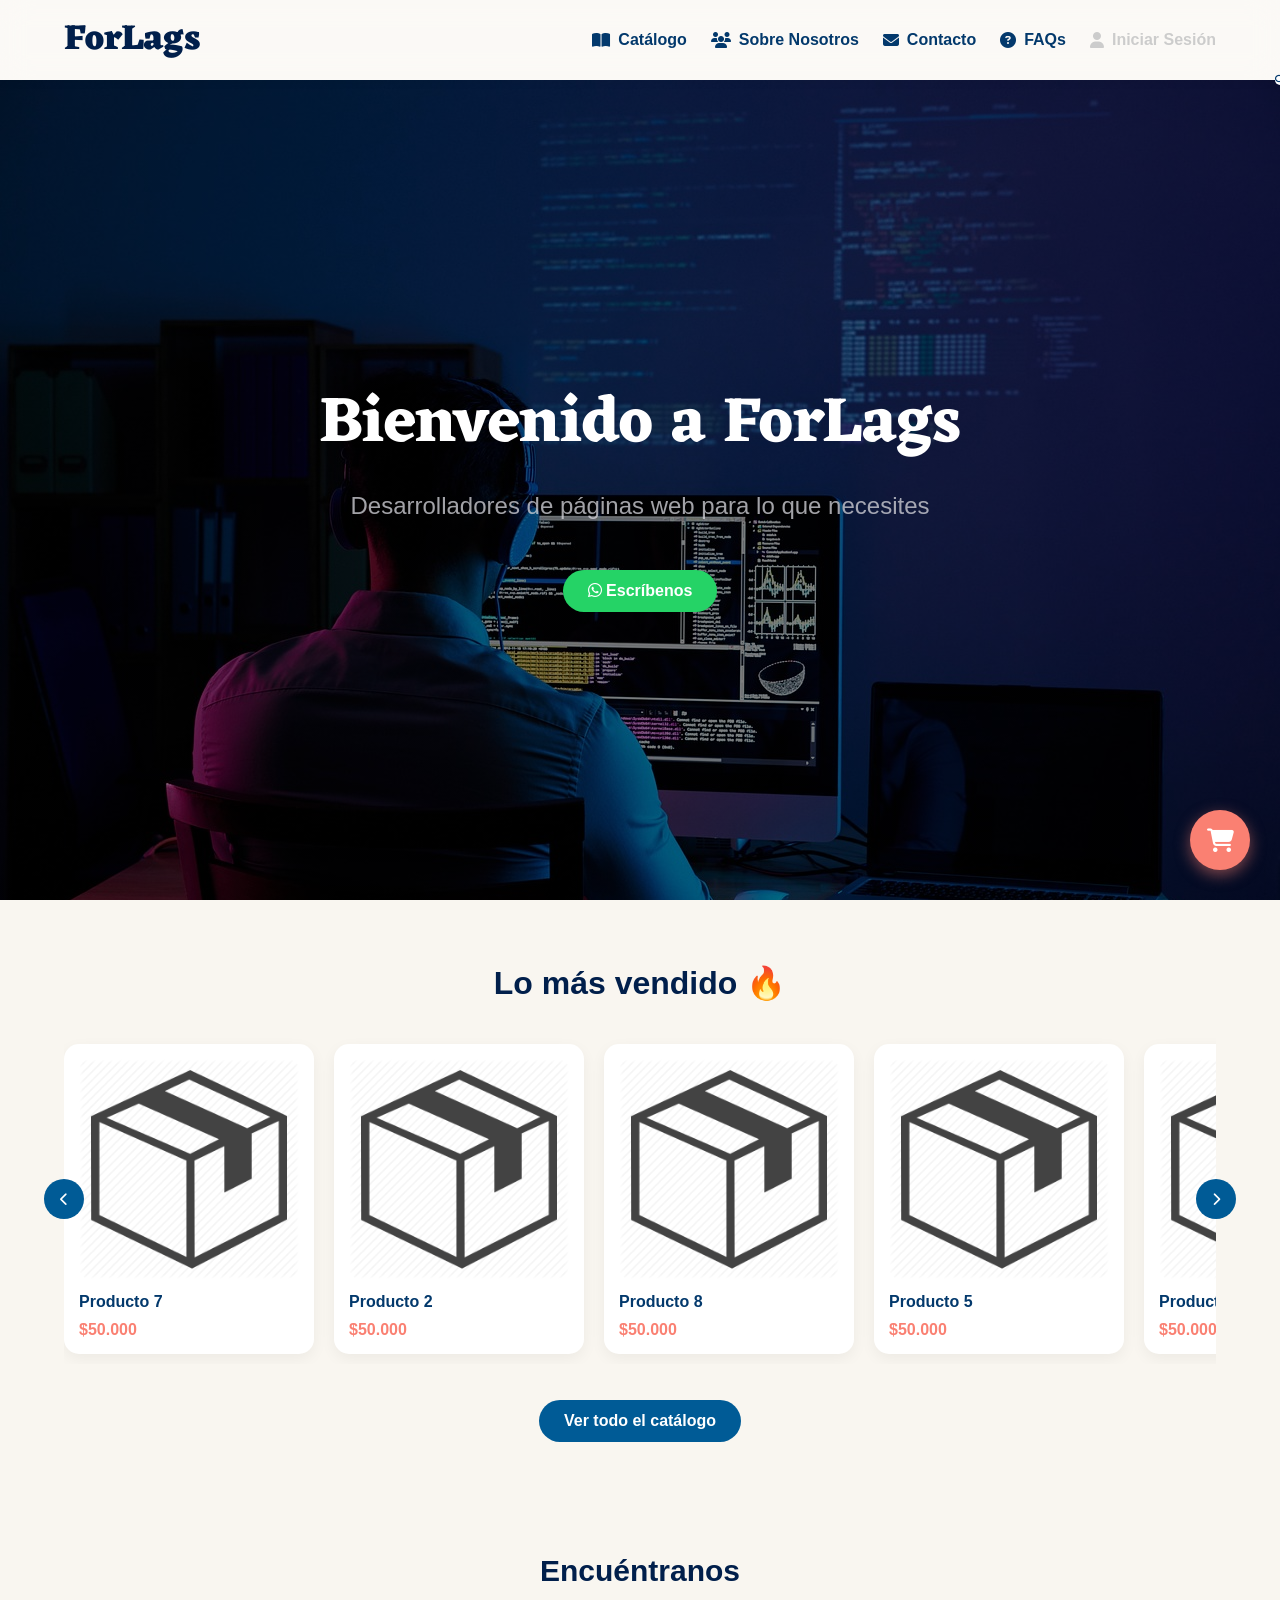
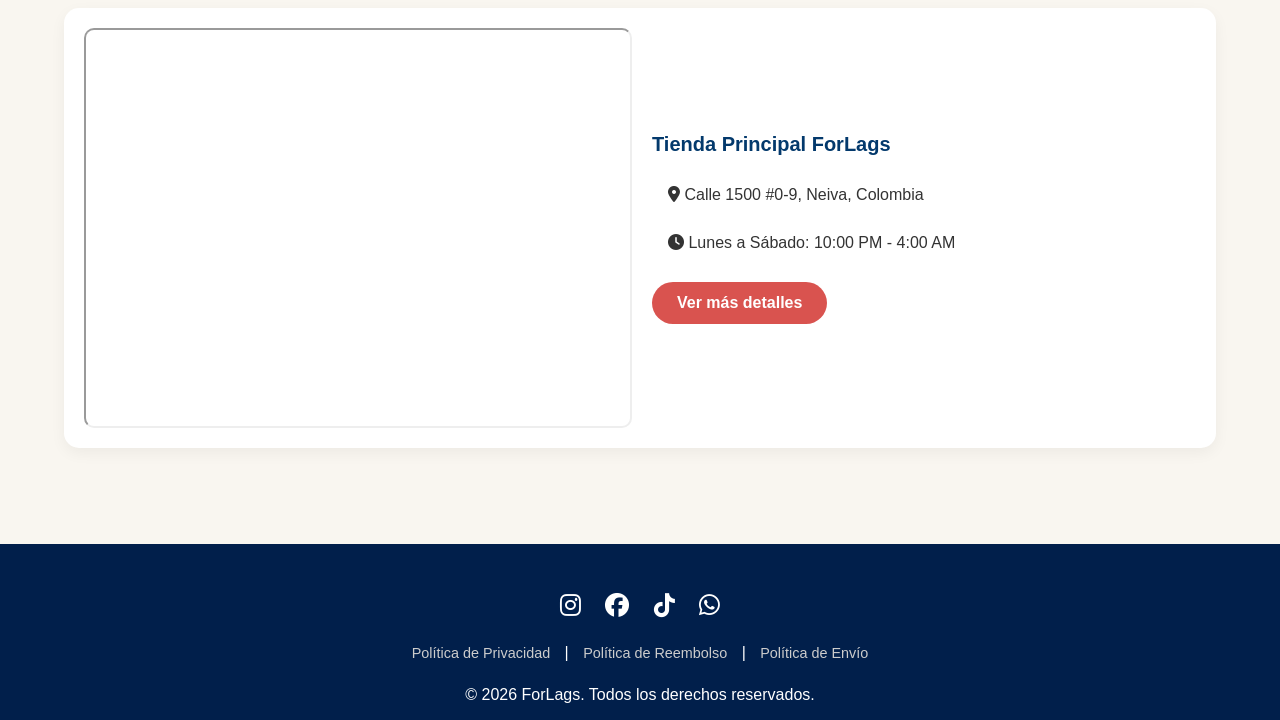
<file: index.html>
<!DOCTYPE html>
<html lang="es">
<head>
    <meta charset="UTF-8">
    <meta name="viewport" content="width=device-width, initial-scale=1.0">
    <title>ForLags | Inicio</title>
    <link rel="stylesheet" href="styles.css">
    <link rel="stylesheet" href="https://cdnjs.cloudflare.com/ajax/libs/font-awesome/6.4.0/css/all.min.css">
</head>
<body>

    <!-- NAVBAR -->
    <nav class="navbar">
        <a href="index.html" class="logo">ForLags</a>
        <ul class="nav-links">
            <li><a href="catalogo.html">

                    <i class="fa-solid fa-book-open"></i>
                    <i class="fa-solid fa-magnifying-glass" style="position:absolute; bottom:-5px; right:-5px; font-size:0.6em; background:white; border-radius:50%;"></i>
                
                <span>Catálogo</span>
            </a></li>
            <li><a href="sobre-nosotros.html"><i class="fa-solid fa-users"></i> <span>Sobre Nosotros</span></a></li>
            <li><a href="contacto.html"><i class="fa-solid fa-envelope"></i> <span>Contacto</span></a></li>
            <li><a href="faqs.html"><i class="fa-solid fa-circle-question"></i> <span>FAQs</span></a></li>
            
            <!-- Menú de Usuario -->
            <li class="user-menu-container" onclick="toggleUserMenu()">
                <div class="user-icon" id="userIconBtn">
                    <i class="fa-solid fa-user"></i> <span id="userNameDisplay">Iniciar Sesión</span>
                </div>
                <div class="user-dropdown" id="userDropdown">
                    <a href="login.html" id="linkLogin">Ingresar / Registro</a>
                    <a href="perfil.html" id="linkPerfil" style="display:none;">Ver Perfil</a>
                    <a href="admin.html" id="linkAdmin" style="display:none;">Gestionar</a>
                    <a href="#" id="linkLogout" style="display:none;" onclick="cerrarSesion()">Cerrar Sesión</a>
                </div>
            </li>
        </ul>
    </nav>

    <!-- CARRITO -->
    <div class="cart-bubble" onclick="toggleCart()">
        <i class="fa-solid fa-cart-shopping" id="cartIcon"></i>
    </div>
    <div class="cart-drawer" id="cartDrawer">
        <div class="cart-header">
            <h2>Tu Carrito</h2>
            <i class="fa-solid fa-xmark" onclick="toggleCart()"></i>
        </div>
        <div class="cart-body">
            <p>Tu carrito está vacío.</p>
        </div>
        <div class="cart-footer">
            <h3>Total: $0</h3>
            <a href="checkout.html" class="btn-salmon">Pagar ahora</a>
        </div>
    </div>

    <main>
        <!-- HERO -->
        <section class="hero">
            <h1>Bienvenido a ForLags</h1>
            <p>Desarrolladores de páginas web para lo que necesites</p>
            <a href="https://wa.me/573053478157?text=Hola,%20estoy%20interesado%20en%20sus%20servicios" target="_blank" class="btn-verde">
                <i class="fa-brands fa-whatsapp"></i> Escríbenos
            </a>
                </section>

        <!-- ON FIRE -->
        <section class="on-fire">
            <h2 style="color: var(--azul-oscuro); margin-bottom: 2rem; font-size: 2rem;">Lo más vendido 🔥</h2>
            <div class="carousel-wrapper">
                <button class="scroll-btn left" onclick="scrollCarousel(-1)"><i class="fa-solid fa-chevron-left"></i></button>
                <div class="carousel" id="carousel">
                    <!-- Productos Genéricos -->
                    <div class="product-card">
                        <img src="product.png" alt="Producto">
                        <h4 style="color: var(--azul-medio); margin: 10px 0;">Producto 7</h4>
                        <p style="color: var(--salmon); font-weight: bold;">$50.000</p>
                    </div>
                    <div class="product-card">
                        <img src="product.png" alt="Producto">
                        <h4 style="color: var(--azul-medio); margin: 10px 0;">Producto 2</h4>
                        <p style="color: var(--salmon); font-weight: bold;">$50.000</p>
                    </div>
                    <div class="product-card">
                        <img src="product.png" alt="Producto">
                        <h4 style="color: var(--azul-medio); margin: 10px 0;">Producto 8</h4>
                        <p style="color: var(--salmon); font-weight: bold;">$50.000</p>
                    </div>
                    <div class="product-card">
                        <img src="product.png" alt="Producto">
                        <h4 style="color: var(--azul-medio); margin: 10px 0;">Producto 5</h4>
                        <p style="color: var(--salmon); font-weight: bold;">$50.000</p>
                    </div>
                    <div class="product-card">
                        <img src="product.png" alt="Producto">
                        <h4 style="color: var(--azul-medio); margin: 10px 0;">Producto 4</h4>
                        <p style="color: var(--salmon); font-weight: bold;">$50.000</p>
                    </div>
                    <div class="product-card">
                        <img src="product.png" alt="Producto">
                        <h4 style="color: var(--azul-medio); margin: 10px 0;">Producto 1</h4>
                        <p style="color: var(--salmon); font-weight: bold;">$50.000</p>
                    </div>
                </div>
                <button class="scroll-btn right" onclick="scrollCarousel(1)"><i class="fa-solid fa-chevron-right"></i></button>
            </div>
            <br><br>
            <a href="catalogo.html" class="btn-azul">Ver todo el catálogo</a>
        </section>

        <!-- MAPA -->
        <section style="padding: 3rem 5%; text-align: center;">
            <h2 style="color: var(--azul-oscuro); font-size: 30px;">Encuéntranos</h2>
            <div style="display: flex; flex-wrap: wrap; gap: 20px; justify-content: center; margin-top: 20px; background: white; padding: 20px; border-radius: 15px; box-shadow: 0 5px 15px rgba(0,0,0,0.05);">
                <iframe src="https://www.google.com/maps?q=2.942863,-75.300920&hl=es&z=16&output=embed" style="border-radius: 10px; flex: 1; min-width: 300px; height: 400px;" allowfullscreen="" loading="lazy"></iframe>
                <div style="flex: 1; min-width: 300px; text-align: left; display: flex; flex-direction: column; justify-content: center; gap: 15px;">
                    <h3 style="color: var(--azul-medio); padding: auto; font-size: 20px;">Tienda Principal ForLags</h3>
                    <p></p>
                    <p><i class="fa-solid fa-location-dot" style="margin-left: 1rem;"></i>    Calle 1500 #0-9, Neiva, Colombia</p>
                    <p></p>
                    <p><i class="fa-solid fa-clock" style="margin-left: 1rem;"></i>    Lunes a Sábado: 10:00 PM - 4:00 AM</p>
                    <p></p>
                    <a href="contacto.html" class="btn-salmon" style="width: max-content;">Ver más detalles</a>
                </div>
            </div>
        </section>
    </main>

    <!-- FOOTER -->
    <footer>
        <div class="footer-socials" style="margin-bottom: 1.5rem;">
            <a href="#"><i class="fa-brands fa-instagram"></i></a>
            <a href="#"><i class="fa-brands fa-facebook"></i></a>
            <a href="#"><i class="fa-brands fa-tiktok"></i></a>
            <a href="#"><i class="fa-brands fa-whatsapp"></i></a>
        </div>
        <div class="footer-links" style="margin-bottom: 1.5rem;">
            <a href="#">Política de Privacidad</a> | 
            <a href="#">Política de Reembolso</a> | 
            <a href="#">Política de Envío</a>
        </div>
        <p>&copy; 2026 ForLags. Todos los derechos reservados.</p>
    </footer>

    <!-- SCRIPTS GLOBALES -->
    <script>
        // Carrito
        function toggleCart() { document.getElementById('cartDrawer').classList.toggle('active'); }
        
        // Carrusel
        function scrollCarousel(direction) {
            document.getElementById('carousel').scrollBy({ left: 300 * direction, behavior: 'smooth' });
        }

        // Menú Usuario
        function toggleUserMenu() { document.getElementById('userDropdown').classList.toggle('active'); }

        // Lógica de Sesión
        const usuarioActual = localStorage.getItem('forlags_user');
        const rolActual = localStorage.getItem('forlags_role');

        if (usuarioActual) {
            document.getElementById('userIconBtn').classList.add('logged-in');
            // Mostrar solo el primer nombre
            document.getElementById('userNameDisplay').innerText = usuarioActual.split(' ')[0];
            document.getElementById('linkLogin').style.display = 'none';
            document.getElementById('linkLogout').style.display = 'block';

            if (rolActual === 'admin') {
                document.getElementById('linkAdmin').style.display = 'block';
            } else {
                document.getElementById('linkPerfil').style.display = 'block';
            }
        }

        function cerrarSesion() {
            localStorage.removeItem('forlags_user');
            localStorage.removeItem('forlags_role');
            window.location.href = 'index.html';
        }
    </script>
</body>
</html>
</file>
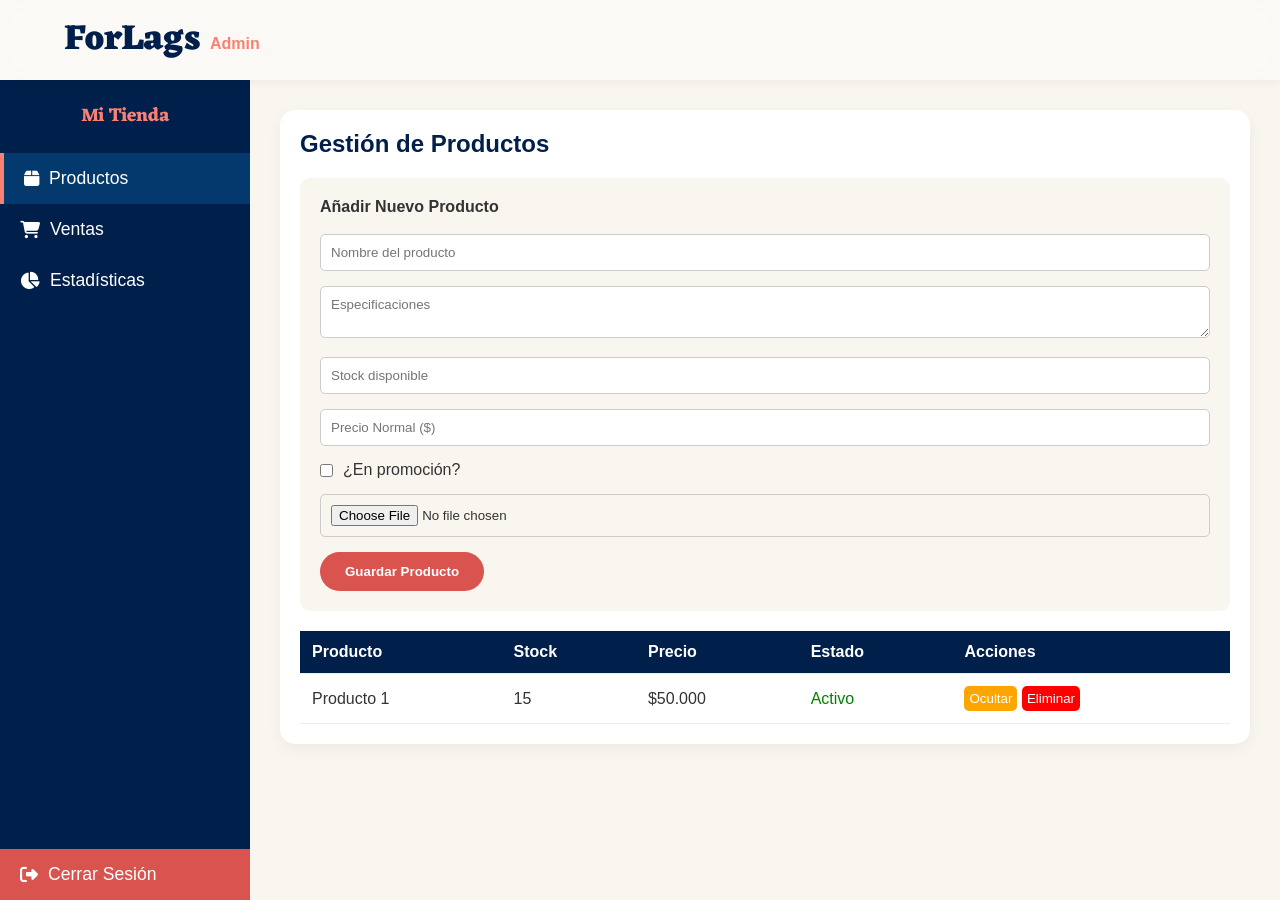
<file: admin.html>
<!DOCTYPE html>
<html lang="es">
<head>
    <meta charset="UTF-8">
    <title>ForLags | Admin</title>
    <link rel="stylesheet" href="styles.css">
    <link rel="stylesheet" href="https://cdnjs.cloudflare.com/ajax/libs/font-awesome/6.4.0/css/all.min.css">
</head>
<body>
    <nav class="navbar">
        <a href="index.html" class="logo">ForLags <span style="font-size: 1rem; color: var(--salmon);">Admin</span></a>
    </nav>

    <div class="admin-layout">
        <aside class="admin-sidebar">
            <h3>Mi Tienda</h3>
            <button class="tab-btn active" onclick="abrirPestana('sec-productos', this)"><i class="fa-solid fa-box"></i> Productos</button>
            <button class="tab-btn" onclick="abrirPestana('sec-ventas', this)"><i class="fa-solid fa-cart-shopping"></i> Ventas</button>
            <button class="tab-btn" onclick="abrirPestana('sec-estadisticas', this)"><i class="fa-solid fa-chart-pie"></i> Estadísticas</button>
            <button class="logout-btn" onclick="salirAdmin()"><i class="fa-solid fa-right-from-bracket"></i> Cerrar Sesión</button>
        </aside>

        <main class="admin-content">
            <!-- PRODUCTOS -->
            <section id="sec-productos" class="admin-section active">
                <h2 style="color: var(--azul-oscuro); margin-bottom: 20px;">Gestión de Productos</h2>
                <div style="background: var(--bg-hueso); padding: 20px; border-radius: 10px; margin-bottom: 20px;" class="admin-form">
                    <h4>Añadir Nuevo Producto</h4><br>
                    <input type="text" placeholder="Nombre del producto">
                    <textarea placeholder="Especificaciones" rows="2"></textarea>
                    <input type="number" placeholder="Stock disponible">
                    <input type="number" placeholder="Precio Normal ($)">
                    <label style="display: flex; align-items: center; gap: 10px; margin-bottom: 15px;">
                        <input type="checkbox" style="width: auto; margin: 0;" id="checkPromo" onchange="togglePromo()"> ¿En promoción?
                    </label>
                    <input type="number" id="precioPromo" placeholder="Precio en Promoción ($)" style="display: none;">
                    <input type="file" accept="image/*">
                    <button class="btn-salmon">Guardar Producto</button>
                </div>
                <table class="admin-table">
                    <tr><th>Producto</th><th>Stock</th><th>Precio</th><th>Estado</th><th>Acciones</th></tr>
                    <tr>
                        <td>Producto 1</td><td>15</td><td>$50.000</td><td><span style="color: green;">Activo</span></td>
                        <td>
                            <button style="background: orange; color: white; border: none; padding: 5px; border-radius: 5px; cursor: pointer;">Ocultar</button>
                            <button style="background: red; color: white; border: none; padding: 5px; border-radius: 5px; cursor: pointer;" onclick="confirmarEliminar()">Eliminar</button>
                        </td>
                    </tr>
                </table>
            </section>

            <!-- VENTAS -->
            <section id="sec-ventas" class="admin-section">
                <h2 style="color: var(--azul-oscuro); margin-bottom: 20px;">Ventas y Pedidos</h2>
                <div style="display: flex; gap: 20px;">
                    <div style="flex: 1; background: #fff3cd; padding: 20px; border-radius: 10px; border-left: 5px solid orange;">
                        <h3>Por Confirmar (2)</h3><p>Pedidos nuevos esperando revisión.</p>
                    </div>
                    <div style="flex: 1; background: #d4edda; padding: 20px; border-radius: 10px; border-left: 5px solid green;">
                        <h3>Confirmados (5)</h3><p>Listos para entregar a la transportadora.</p>
                    </div>
                </div>
            </section>

            <!-- ESTADÍSTICAS -->
            <section id="sec-estadisticas" class="admin-section">
                <h2 style="color: var(--azul-oscuro); margin-bottom: 20px;">Estadísticas</h2>
                <select style="padding: 10px; margin-bottom: 20px; border-radius: 5px;">
                    <option>Esta Semana</option><option>Este Mes</option><option>Este Año</option>
                </select>
                <div style="display: flex; gap: 20px; flex-wrap: wrap;">
                    <div style="flex: 1; background: var(--azul-claro); color: white; padding: 20px; border-radius: 10px; text-align: center;">
                        <h3>Ventas Totales</h3><p style="font-size: 2rem; font-weight: bold;">$1'250.000</p>
                    </div>
                    <div style="flex: 1; background: var(--salmon); color: white; padding: 20px; border-radius: 10px; text-align: center;">
                        <h3>Producto Estrella</h3><p style="font-size: 1.5rem; font-weight: bold;">Producto 1</p>
                    </div>
                </div>
            </section>
        </main>
    </div>

    <script>
        function abrirPestana(id, btn) {
            document.querySelectorAll('.admin-section').forEach(s => s.classList.remove('active'));
            document.querySelectorAll('.tab-btn').forEach(b => b.classList.remove('active'));
            document.getElementById(id).classList.add('active');
            btn.classList.add('active');
        }
        function togglePromo() {
            document.getElementById('precioPromo').style.display = document.getElementById('checkPromo').checked ? 'block' : 'none';
        }
        function confirmarEliminar() {
            if(confirm("¿Seguro de eliminar?")) alert("Eliminado");
        }
        function salirAdmin() {
            localStorage.removeItem('forlags_user');
            localStorage.removeItem('forlags_role');
            window.location.href = 'index.html';
        }
    </script>
</body>
</html>
</file>
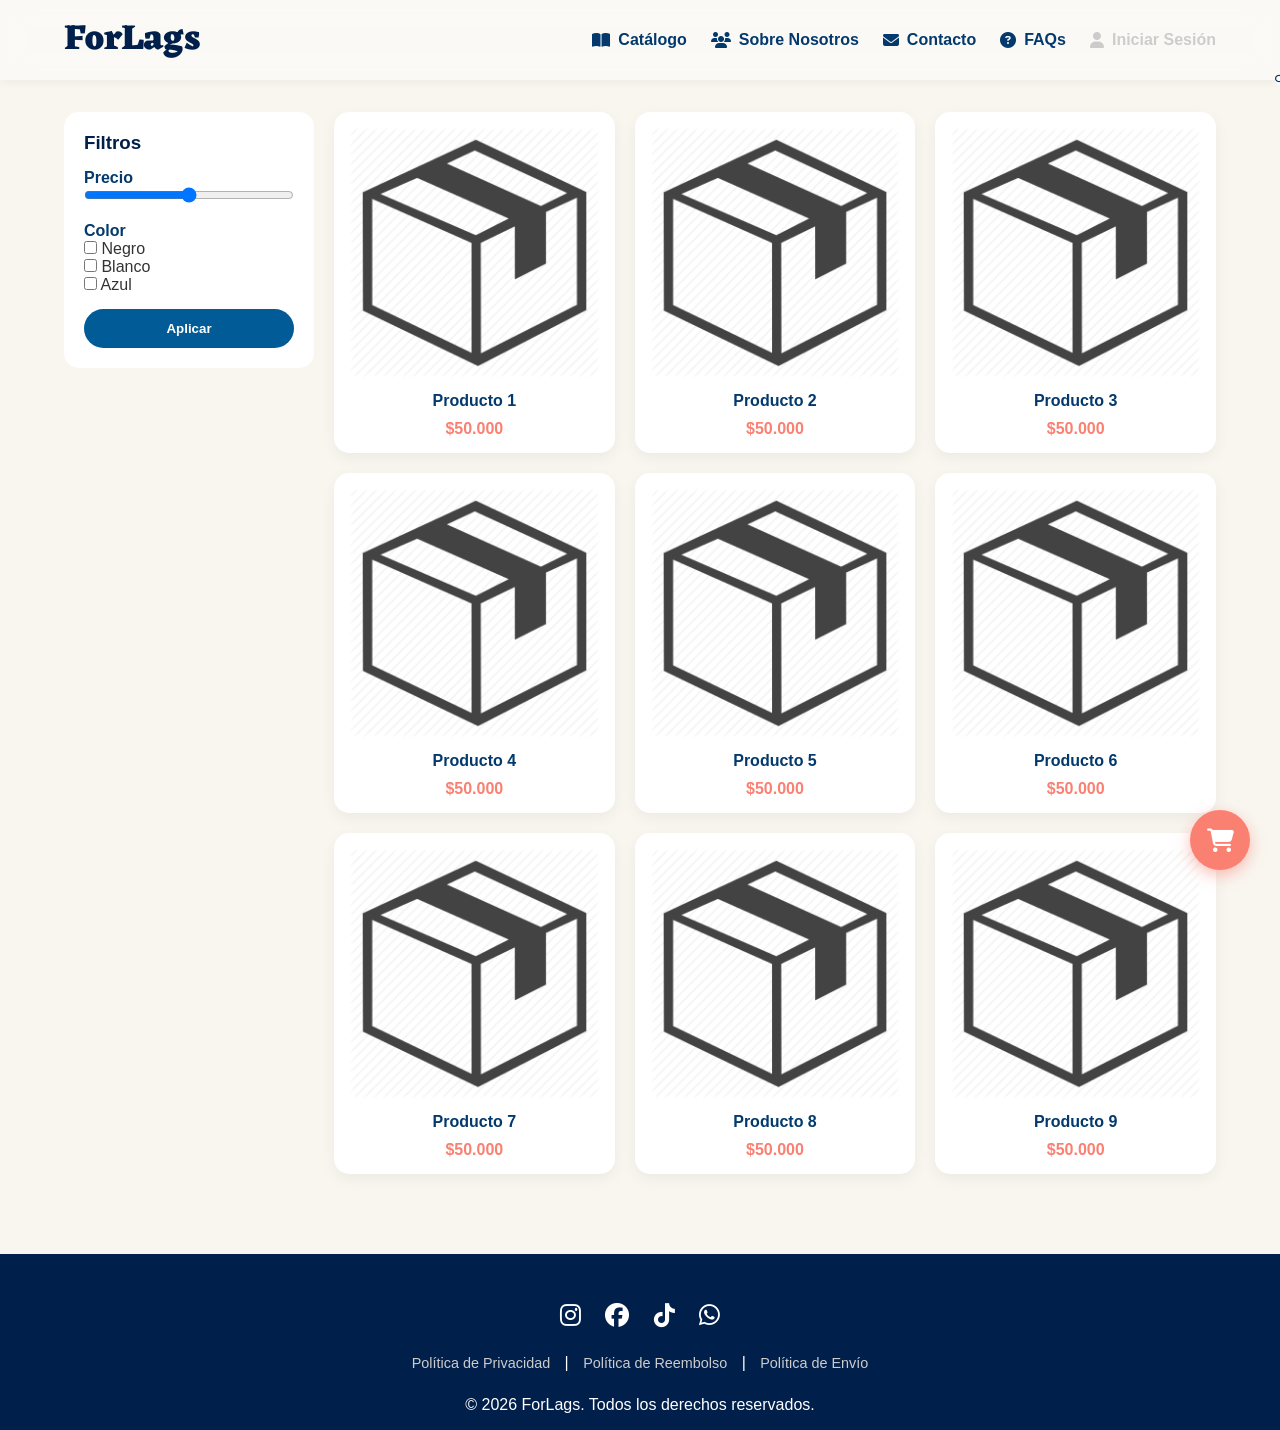
<file: catalogo.html>
<!DOCTYPE html>
<html lang="es">
<head>
    <meta charset="UTF-8">
    <title>ForLags | Catálogo</title>
    <link rel="stylesheet" href="styles.css">
    <link rel="stylesheet" href="https://cdnjs.cloudflare.com/ajax/libs/font-awesome/6.4.0/css/all.min.css">
</head>
<body>
     <!-- NAVBAR -->
    <nav class="navbar">
        <a href="index.html" class="logo">ForLags</a>
        <ul class="nav-links">
            <li><a href="catalogo.html">

                    <i class="fa-solid fa-book-open"></i>
                    <i class="fa-solid fa-magnifying-glass" style="position:absolute; bottom:-5px; right:-5px; font-size:0.6em; background:white; border-radius:50%;"></i>
                
                <span>Catálogo</span>
            </a></li>
            <li><a href="sobre-nosotros.html"><i class="fa-solid fa-users"></i> <span>Sobre Nosotros</span></a></li>
            <li><a href="contacto.html"><i class="fa-solid fa-envelope"></i> <span>Contacto</span></a></li>
            <li><a href="faqs.html"><i class="fa-solid fa-circle-question"></i> <span>FAQs</span></a></li>
            
            <!-- Menú de Usuario -->
            <li class="user-menu-container" onclick="toggleUserMenu()">
                <div class="user-icon" id="userIconBtn">
                    <i class="fa-solid fa-user"></i> <span id="userNameDisplay">Iniciar Sesión</span>
                </div>
                <div class="user-dropdown" id="userDropdown">
                    <a href="login.html" id="linkLogin">Ingresar / Registro</a>
                    <a href="perfil.html" id="linkPerfil" style="display:none;">Ver Perfil</a>
                    <a href="admin.html" id="linkAdmin" style="display:none;">Gestionar</a>
                    <a href="#" id="linkLogout" style="display:none;" onclick="cerrarSesion()">Cerrar Sesión</a>
                </div>
            </li>
        </ul>
    </nav>

    <!-- CARRITO -->
    <div class="cart-bubble" onclick="toggleCart()">
        <i class="fa-solid fa-cart-shopping" id="cartIcon"></i>
    </div>
    <div class="cart-drawer" id="cartDrawer">
        <div class="cart-header">
            <h2>Tu Carrito</h2>
            <i class="fa-solid fa-xmark" onclick="toggleCart()"></i>
        </div>
        <div class="cart-body">
            <p>Tu carrito está vacío.</p>
        </div>
        <div class="cart-footer">
            <h3>Total: $0</h3>
            <a href="checkout.html" class="btn-salmon">Pagar ahora</a>
        </div>
    </div>

    <main style="display: flex; padding: 2rem 5%; gap: 20px; flex-wrap: wrap;">
        <!-- Filtros -->
        <aside style="width: 250px; background: white; padding: 20px; border-radius: 15px; height: max-content;">
            <h3 style="color: var(--azul-oscuro); margin-bottom: 15px;">Filtros</h3>
            <div style="margin-bottom: 15px;">
                <h4 style="color: var(--azul-medio);">Precio</h4>
                <input type="range" min="0" max="200000" style="width: 100%;">
            </div>
            <div style="margin-bottom: 15px;">
                <h4 style="color: var(--azul-medio);">Color</h4>
                <label><input type="checkbox"> Negro</label><br>
                <label><input type="checkbox"> Blanco</label><br>
                <label><input type="checkbox"> Azul</label>
            </div>
            <button class="btn-azul" style="width: 100%;">Aplicar</button>
        </aside>

        <!-- Cuadrícula de Productos -->
        <section style="flex: 1; display: grid; grid-template-columns: repeat(auto-fill, minmax(220px, 1fr)); gap: 20px;">
            <!-- Producto (Enlace a producto.html) -->
            <a href="producto.html" class="product-card" style="text-align: center; display: block;">
                <img src="product.png" alt="Producto">
                <h4 style="color: var(--azul-medio); margin: 10px 0;">Producto 1</h4>
                <p style="color: var(--salmon); font-weight: bold;">$50.000</p>
            </a>
            <a href="producto.html" class="product-card" style="text-align: center; display: block;">
                <img src="product.png" alt="Producto">
                <h4 style="color: var(--azul-medio); margin: 10px 0;">Producto 2</h4>
                <p style="color: var(--salmon); font-weight: bold;">$50.000</p>
            </a>
                        <a href="producto.html" class="product-card" style="text-align: center; display: block;">
                <img src="product.png" alt="Producto">
                <h4 style="color: var(--azul-medio); margin: 10px 0;">Producto 3</h4>
                <p style="color: var(--salmon); font-weight: bold;">$50.000</p>
            </a>
                        <a href="producto.html" class="product-card" style="text-align: center; display: block;">
                <img src="product.png" alt="Producto">
                <h4 style="color: var(--azul-medio); margin: 10px 0;">Producto 4</h4>
                <p style="color: var(--salmon); font-weight: bold;">$50.000</p>
            </a>
                        <a href="producto.html" class="product-card" style="text-align: center; display: block;">
                <img src="product.png" alt="Producto">
                <h4 style="color: var(--azul-medio); margin: 10px 0;">Producto 5</h4>
                <p style="color: var(--salmon); font-weight: bold;">$50.000</p>
            </a>
                        <a href="producto.html" class="product-card" style="text-align: center; display: block;">
                <img src="product.png" alt="Producto">
                <h4 style="color: var(--azul-medio); margin: 10px 0;">Producto 6</h4>
                <p style="color: var(--salmon); font-weight: bold;">$50.000</p>
            </a>
                        <a href="producto.html" class="product-card" style="text-align: center; display: block;">
                <img src="product.png" alt="Producto">
                <h4 style="color: var(--azul-medio); margin: 10px 0;">Producto 7</h4>
                <p style="color: var(--salmon); font-weight: bold;">$50.000</p>
            </a>
                        <a href="producto.html" class="product-card" style="text-align: center; display: block;">
                <img src="product.png" alt="Producto">
                <h4 style="color: var(--azul-medio); margin: 10px 0;">Producto 8</h4>
                <p style="color: var(--salmon); font-weight: bold;">$50.000</p>
            </a>
                        <a href="producto.html" class="product-card" style="text-align: center; display: block;">
                <img src="product.png" alt="Producto">
                <h4 style="color: var(--azul-medio); margin: 10px 0;">Producto 9</h4>
                <p style="color: var(--salmon); font-weight: bold;">$50.000</p>
            </a>
        </section>
    </main>

        <!-- FOOTER -->
    <footer>
        <div class="footer-socials" style="margin-bottom: 1.5rem;">
            <a href="#"><i class="fa-brands fa-instagram"></i></a>
            <a href="#"><i class="fa-brands fa-facebook"></i></a>
            <a href="#"><i class="fa-brands fa-tiktok"></i></a>
            <a href="#"><i class="fa-brands fa-whatsapp"></i></a>
        </div>
        <div class="footer-links" style="margin-bottom: 1.5rem;">
            <a href="#">Política de Privacidad</a> | 
            <a href="#">Política de Reembolso</a> | 
            <a href="#">Política de Envío</a>
        </div>
        <p>&copy; 2026 ForLags. Todos los derechos reservados.</p>
    </footer>

    <!-- SCRIPTS GLOBALES -->
    <script>
        // Carrito
        function toggleCart() { document.getElementById('cartDrawer').classList.toggle('active'); }
        
        // Carrusel
        function scrollCarousel(direction) {
            document.getElementById('carousel').scrollBy({ left: 300 * direction, behavior: 'smooth' });
        }

        // Menú Usuario
        function toggleUserMenu() { document.getElementById('userDropdown').classList.toggle('active'); }

        // Lógica de Sesión
        const usuarioActual = localStorage.getItem('forlags_user');
        const rolActual = localStorage.getItem('forlags_role');

        if (usuarioActual) {
            document.getElementById('userIconBtn').classList.add('logged-in');
            // Mostrar solo el primer nombre
            document.getElementById('userNameDisplay').innerText = usuarioActual.split(' ')[0];
            document.getElementById('linkLogin').style.display = 'none';
            document.getElementById('linkLogout').style.display = 'block';

            if (rolActual === 'admin') {
                document.getElementById('linkAdmin').style.display = 'block';
            } else {
                document.getElementById('linkPerfil').style.display = 'block';
            }
        }

        function cerrarSesion() {
            localStorage.removeItem('forlags_user');
            localStorage.removeItem('forlags_role');
            window.location.href = 'index.html';
        }
    </script>
</body>
</html>
</file>
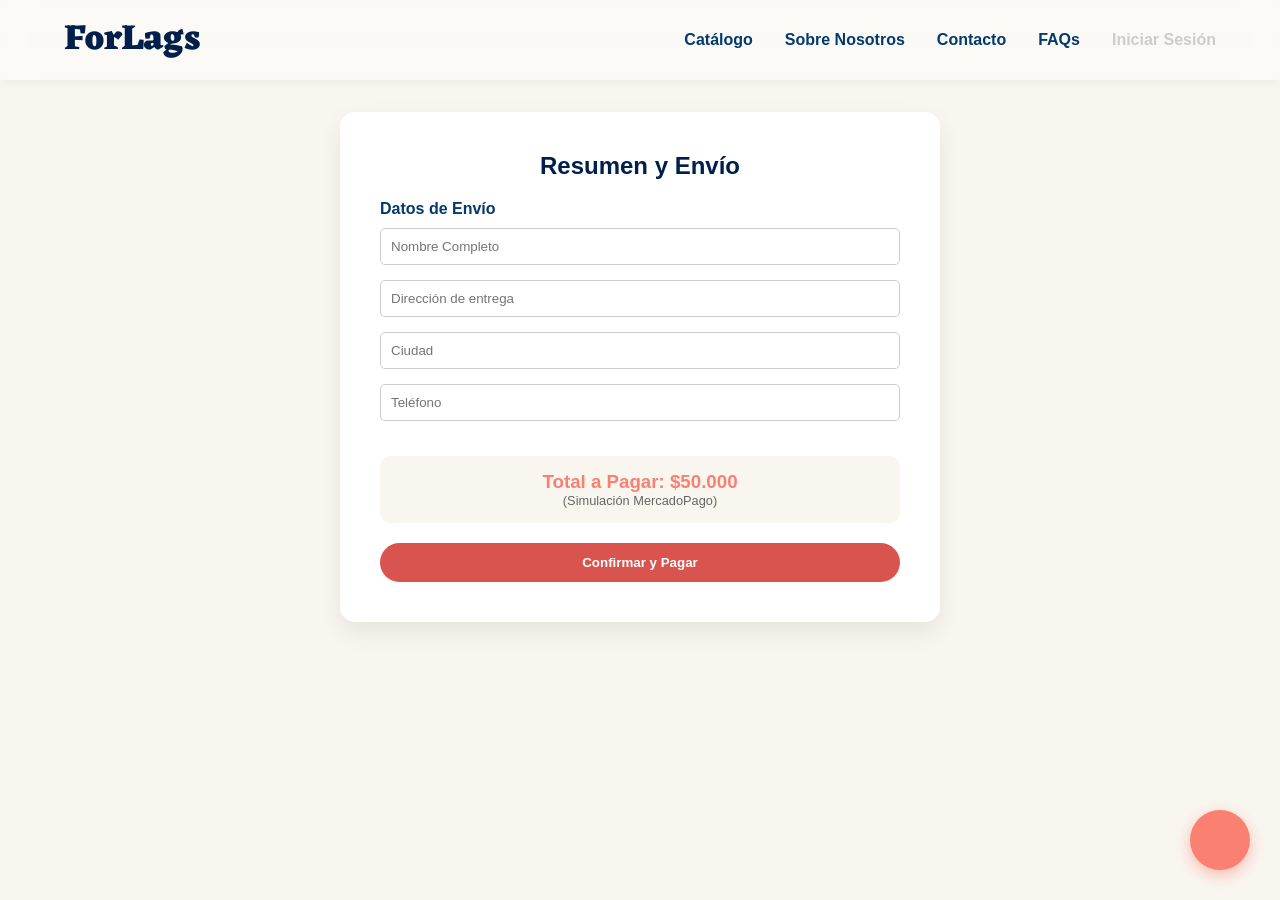
<file: checkout.html>
<!DOCTYPE html>
<html lang="es">
<head>
    <meta charset="UTF-8">
    <title>ForLags | Pagar</title>
    <link rel="stylesheet" href="styles.css">
</head>
<body>
     <!-- NAVBAR -->
    <nav class="navbar">
        <a href="index.html" class="logo">ForLags</a>
        <ul class="nav-links">
            <li><a href="catalogo.html">

                    <i class="fa-solid fa-book-open"></i>
                    <i class="fa-solid fa-magnifying-glass" style="position:absolute; bottom:-5px; right:-5px; font-size:0.6em; background:white; border-radius:50%;"></i>
                
                <span>Catálogo</span>
            </a></li>
            <li><a href="sobre-nosotros.html"><i class="fa-solid fa-users"></i> <span>Sobre Nosotros</span></a></li>
            <li><a href="contacto.html"><i class="fa-solid fa-envelope"></i> <span>Contacto</span></a></li>
            <li><a href="faqs.html"><i class="fa-solid fa-circle-question"></i> <span>FAQs</span></a></li>
            
            <!-- Menú de Usuario -->
            <li class="user-menu-container" onclick="toggleUserMenu()">
                <div class="user-icon" id="userIconBtn">
                    <i class="fa-solid fa-user"></i> <span id="userNameDisplay">Iniciar Sesión</span>
                </div>
                <div class="user-dropdown" id="userDropdown">
                    <a href="login.html" id="linkLogin">Ingresar / Registro</a>
                    <a href="perfil.html" id="linkPerfil" style="display:none;">Ver Perfil</a>
                    <a href="admin.html" id="linkAdmin" style="display:none;">Gestionar</a>
                    <a href="#" id="linkLogout" style="display:none;" onclick="cerrarSesion()">Cerrar Sesión</a>
                </div>
            </li>
        </ul>
    </nav>

    <!-- CARRITO -->
    <div class="cart-bubble" onclick="toggleCart()">
        <i class="fa-solid fa-cart-shopping" id="cartIcon"></i>
    </div>
    <div class="cart-drawer" id="cartDrawer">
        <div class="cart-header">
            <h2>Tu Carrito</h2>
            <i class="fa-solid fa-xmark" onclick="toggleCart()"></i>
        </div>
        <div class="cart-body">
            <p>Tu carrito está vacío.</p>
        </div>
        <div class="cart-footer">
            <h3>Total: $0</h3>
            <a href="checkout.html" class="btn-salmon">Pagar ahora</a>
        </div>
    </div>

    <main style="padding: 2rem 5%; display: flex; justify-content: center;">
        <div class="floating-card" style="margin: 0; width: 100%; max-width: 600px;">
            <h2 style="color: var(--azul-oscuro); text-align: center; margin-bottom: 20px;">Resumen y Envío</h2>
            
            <form class="admin-form" onsubmit="simularPago(event)">
                <h4 style="color: var(--azul-medio); margin-bottom: 10px;">Datos de Envío</h4>
                <input type="text" id="nombreEnvio" placeholder="Nombre Completo" required>
                <input type="text" placeholder="Dirección de entrega" required>
                <input type="text" placeholder="Ciudad" required>
                <input type="text" placeholder="Teléfono" required>
                
                <div style="background: var(--bg-hueso); padding: 15px; border-radius: 10px; margin: 20px 0; text-align: center;">
                    <h3 style="color: var(--salmon);">Total a Pagar: $50.000</h3>
                    <p style="font-size: 0.8rem; color: #666;">(Simulación MercadoPago)</p>
                </div>

                <button type="submit" class="btn-salmon" style="width: 100%;">Confirmar y Pagar</button>
            </form>

            <!-- Mensaje de éxito oculto -->
            <div id="mensajeExito" style="display: none; text-align: center; margin-top: 20px; padding: 20px; background: #d4edda; border-radius: 10px; color: green;">
                <h3>¡Pago Exitoso!</h3>
                <p>Tu guía de envío es: <strong id="numGuia"></strong></p>
                <a href="index.html" class="btn-azul" style="margin-top: 15px;">Volver al Inicio</a>
            </div>
        </div>
    </main>

    <script>
        // Autorellenar si hay sesión iniciada
        const user = localStorage.getItem('forlags_user');
        if(user && user !== 'Administrador') {
            document.getElementById('nombreEnvio').value = user;
        }

        function simularPago(e) {
            e.preventDefault();
            // Generar guía aleatoria
            const guia = 'FL-' + Math.floor(Math.random() * 1000000);
            document.getElementById('numGuia').innerText = guia;
            document.querySelector('form').style.display = 'none';
            document.getElementById('mensajeExito').style.display = 'block';
        }
    </script>
</body>
</html>
</file>
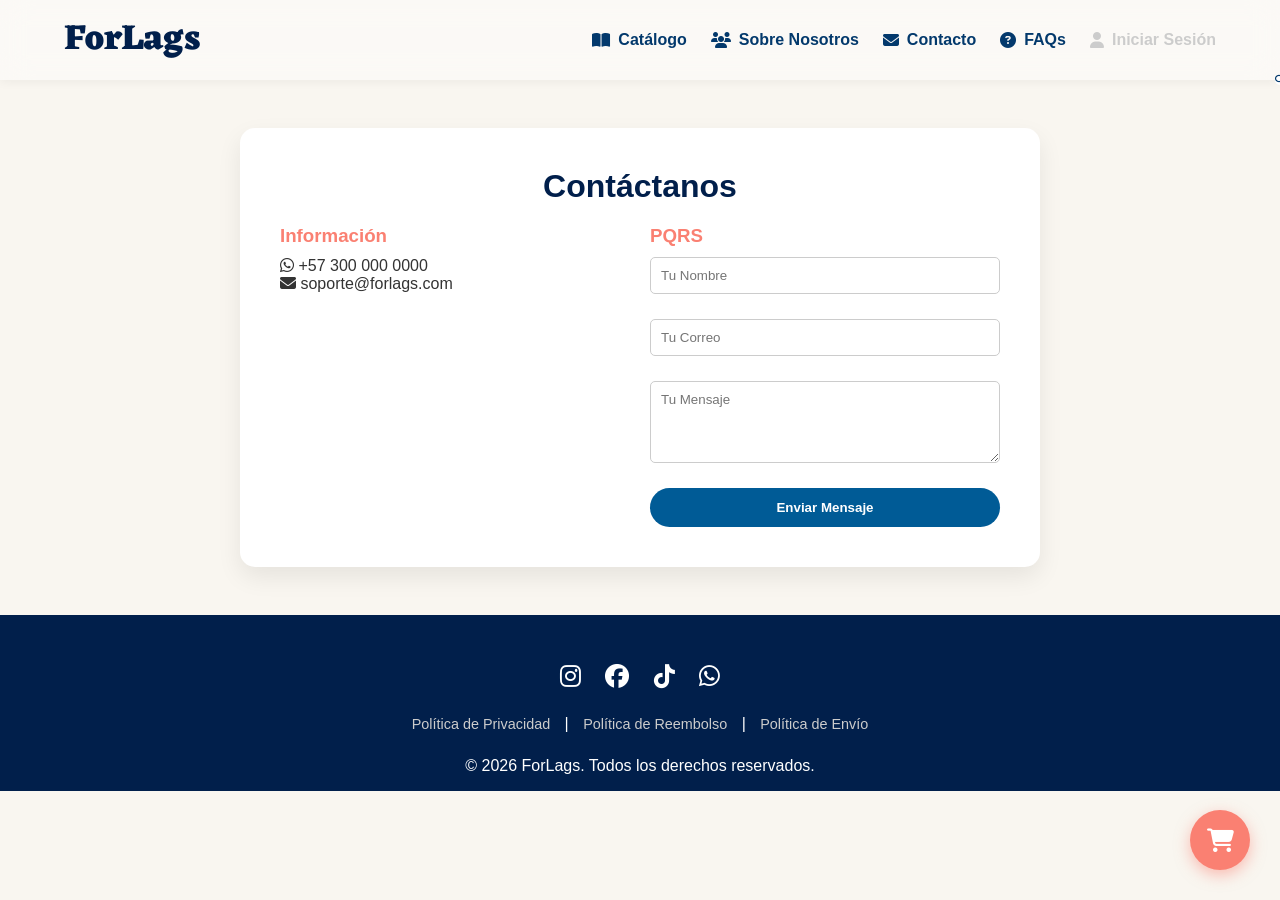
<file: contacto.html>
<!DOCTYPE html>
<html lang="es">
<head>
    <meta charset="UTF-8">
    <meta name="viewport" content="width=device-width, initial-scale=1.0">
    <title>ForLags | Inicio</title>
    <link rel="stylesheet" href="styles.css">
    <link rel="stylesheet" href="https://cdnjs.cloudflare.com/ajax/libs/font-awesome/6.4.0/css/all.min.css">
</head>
<body>

    <!-- NAVBAR -->
    <nav class="navbar">
        <a href="index.html" class="logo">ForLags</a>
        <ul class="nav-links">
            <li><a href="catalogo.html">

                    <i class="fa-solid fa-book-open"></i>
                    <i class="fa-solid fa-magnifying-glass" style="position:absolute; bottom:-5px; right:-5px; font-size:0.6em; background:white; border-radius:50%;"></i>
               
                <span>Catálogo</span>
            </a></li>
            <li><a href="sobre-nosotros.html"><i class="fa-solid fa-users"></i> <span>Sobre Nosotros</span></a></li>
            <li><a href="contacto.html"><i class="fa-solid fa-envelope"></i> <span>Contacto</span></a></li>
            <li><a href="faqs.html"><i class="fa-solid fa-circle-question"></i> <span>FAQs</span></a></li>
            
            <!-- Menú de Usuario -->
            <li class="user-menu-container" onclick="toggleUserMenu()">
                <div class="user-icon" id="userIconBtn">
                    <i class="fa-solid fa-user"></i> <span id="userNameDisplay">Iniciar Sesión</span>
                </div>
                <div class="user-dropdown" id="userDropdown">
                    <a href="login.html" id="linkLogin">Ingresar / Registro</a>
                    <a href="perfil.html" id="linkPerfil" style="display:none;">Ver Perfil</a>
                    <a href="admin.html" id="linkAdmin" style="display:none;">Gestionar</a>
                    <a href="#" id="linkLogout" style="display:none;" onclick="cerrarSesion()">Cerrar Sesión</a>
                </div>
            </li>
        </ul>
    </nav>

    <!-- CARRITO -->
    <div class="cart-bubble" onclick="toggleCart()">
        <i class="fa-solid fa-cart-shopping" id="cartIcon"></i>
    </div>
    <div class="cart-drawer" id="cartDrawer">
        <div class="cart-header">
            <h2>Tu Carrito</h2>
            <i class="fa-solid fa-xmark" onclick="toggleCart()"></i>
        </div>
        <div class="cart-body">
            <p>Tu carrito está vacío.</p>
        </div>
        <div class="cart-footer">
            <h3>Total: $0</h3>
            <a href="checkout.html" class="btn-salmon">Pagar ahora</a>
        </div>
    </div>

    <main>
    <div class="floating-card">
        <h1 style="color: var(--azul-oscuro); text-align: center; margin-bottom: 20px;">Contáctanos</h1>
        <div style="display: flex; flex-wrap: wrap; gap: 20px;">
            <div style="flex: 1; min-width: 250px;">
                <h3 style="color: var(--salmon); margin-bottom: 10px;">Información</h3>
                <p><i class="fa-brands fa-whatsapp"></i> +57 300 000 0000</p>
                <p><i class="fa-solid fa-envelope"></i> soporte@forlags.com</p>
            </div>
            <div style="flex: 1; min-width: 250px;">
                <h3 style="color: var(--salmon); margin-bottom: 10px;">PQRS</h3>
                <form style="display: flex; flex-direction: column; gap: 10px;" class="admin-form">
                    <input type="text" placeholder="Tu Nombre" required>
                    <input type="email" placeholder="Tu Correo" required>
                    <textarea placeholder="Tu Mensaje" rows="4" required></textarea>
                    <button type="submit" class="btn-azul">Enviar Mensaje</button>
                </form>
            </div>
        </div>
    </div>
</main>

    <!-- FOOTER -->
    <footer>
        <div class="footer-socials" style="margin-bottom: 1.5rem;">
            <a href="#"><i class="fa-brands fa-instagram"></i></a>
            <a href="#"><i class="fa-brands fa-facebook"></i></a>
            <a href="#"><i class="fa-brands fa-tiktok"></i></a>
            <a href="#"><i class="fa-brands fa-whatsapp"></i></a>
        </div>
        <div class="footer-links" style="margin-bottom: 1.5rem;">
            <a href="#">Política de Privacidad</a> | 
            <a href="#">Política de Reembolso</a> | 
            <a href="#">Política de Envío</a>
        </div>
        <p>&copy; 2026 ForLags. Todos los derechos reservados.</p>
    </footer>

    <!-- SCRIPTS GLOBALES -->
    <script>
        // Carrito
        function toggleCart() { document.getElementById('cartDrawer').classList.toggle('active'); }
        
        // Carrusel
        function scrollCarousel(direction) {
            document.getElementById('carousel').scrollBy({ left: 300 * direction, behavior: 'smooth' });
        }

        // Menú Usuario
        function toggleUserMenu() { document.getElementById('userDropdown').classList.toggle('active'); }

        // Lógica de Sesión
        const usuarioActual = localStorage.getItem('forlags_user');
        const rolActual = localStorage.getItem('forlags_role');

        if (usuarioActual) {
            document.getElementById('userIconBtn').classList.add('logged-in');
            // Mostrar solo el primer nombre
            document.getElementById('userNameDisplay').innerText = usuarioActual.split(' ')[0];
            document.getElementById('linkLogin').style.display = 'none';
            document.getElementById('linkLogout').style.display = 'block';

            if (rolActual === 'admin') {
                document.getElementById('linkAdmin').style.display = 'block';
            } else {
                document.getElementById('linkPerfil').style.display = 'block';
            }
        }

        function cerrarSesion() {
            localStorage.removeItem('forlags_user');
            localStorage.removeItem('forlags_role');
            window.location.href = 'index.html';
        }
    </script>
</body>
</html>
</file>
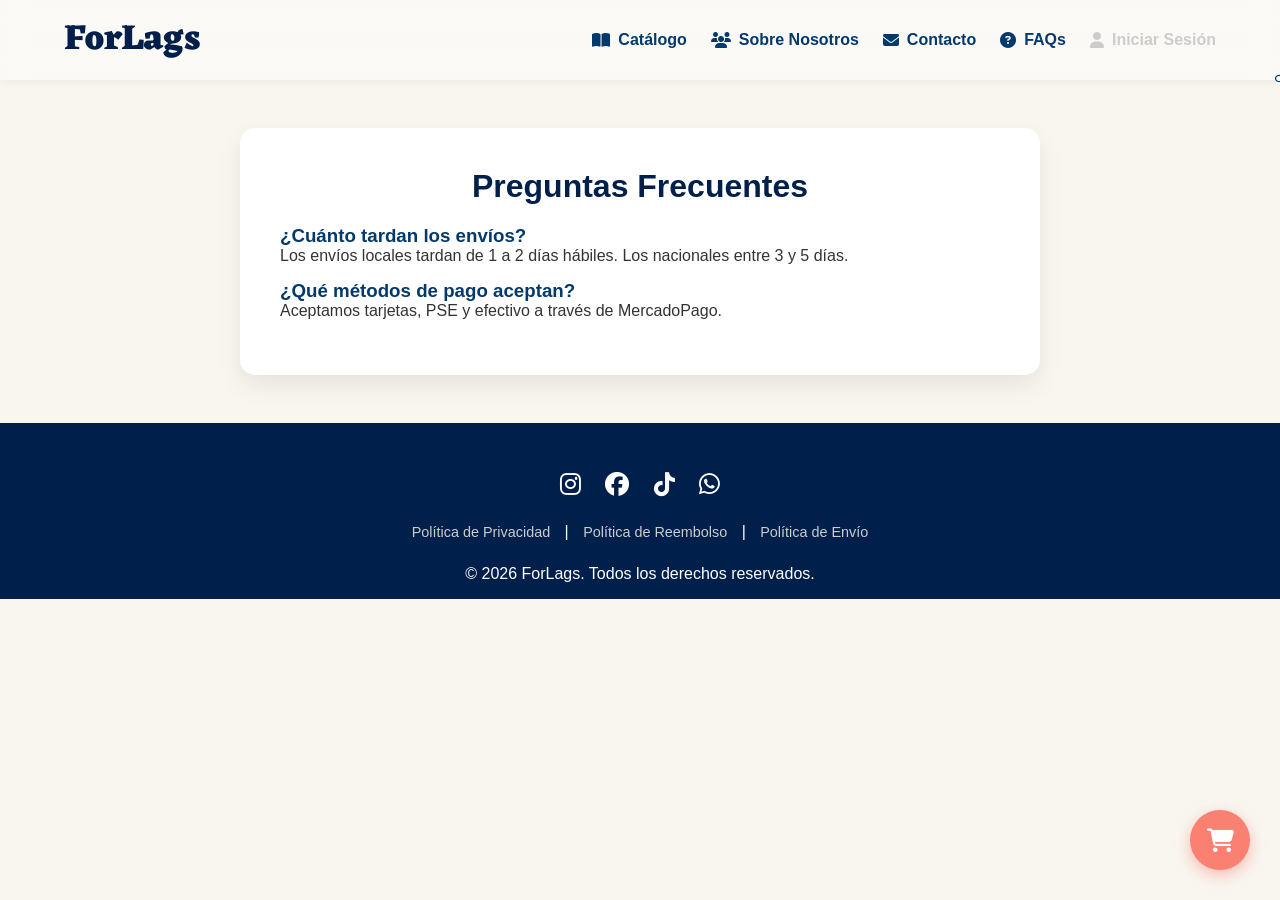
<file: faqs.html>
<!DOCTYPE html>
<html lang="es">
<head>
    <meta charset="UTF-8">
    <meta name="viewport" content="width=device-width, initial-scale=1.0">
    <title>ForLags | Inicio</title>
    <link rel="stylesheet" href="styles.css">
    <link rel="stylesheet" href="https://cdnjs.cloudflare.com/ajax/libs/font-awesome/6.4.0/css/all.min.css">
</head>
<body>

    <!-- NAVBAR -->
    <nav class="navbar">
        <a href="index.html" class="logo">ForLags</a>
        <ul class="nav-links">
            <li><a href="catalogo.html">
      
                    <i class="fa-solid fa-book-open"></i>
                    <i class="fa-solid fa-magnifying-glass" style="position:absolute; bottom:-5px; right:-5px; font-size:0.6em; background:white; border-radius:50%;"></i>
          
                <span>Catálogo</span>
            </a></li>
            <li><a href="sobre-nosotros.html"><i class="fa-solid fa-users"></i> <span>Sobre Nosotros</span></a></li>
            <li><a href="contacto.html"><i class="fa-solid fa-envelope"></i> <span>Contacto</span></a></li>
            <li><a href="faqs.html"><i class="fa-solid fa-circle-question"></i> <span>FAQs</span></a></li>
            
            <!-- Menú de Usuario -->
            <li class="user-menu-container" onclick="toggleUserMenu()">
                <div class="user-icon" id="userIconBtn">
                    <i class="fa-solid fa-user"></i> <span id="userNameDisplay">Iniciar Sesión</span>
                </div>
                <div class="user-dropdown" id="userDropdown">
                    <a href="login.html" id="linkLogin">Ingresar / Registro</a>
                    <a href="perfil.html" id="linkPerfil" style="display:none;">Ver Perfil</a>
                    <a href="admin.html" id="linkAdmin" style="display:none;">Gestionar</a>
                    <a href="#" id="linkLogout" style="display:none;" onclick="cerrarSesion()">Cerrar Sesión</a>
                </div>
            </li>
        </ul>
    </nav>

    <!-- CARRITO -->
    <div class="cart-bubble" onclick="toggleCart()">
        <i class="fa-solid fa-cart-shopping" id="cartIcon"></i>
    </div>
    <div class="cart-drawer" id="cartDrawer">
        <div class="cart-header">
            <h2>Tu Carrito</h2>
            <i class="fa-solid fa-xmark" onclick="toggleCart()"></i>
        </div>
        <div class="cart-body">
            <p>Tu carrito está vacío.</p>
        </div>
        <div class="cart-footer">
            <h3>Total: $0</h3>
            <a href="checkout.html" class="btn-salmon">Pagar ahora</a>
        </div>
    </div>

    <main>
    <div class="floating-card">
        <h1 style="color: var(--azul-oscuro); text-align: center; margin-bottom: 20px;">Preguntas Frecuentes</h1>
        <div style="margin-bottom: 15px;">
            <h3 style="color: var(--azul-medio);">¿Cuánto tardan los envíos?</h3>
            <p>Los envíos locales tardan de 1 a 2 días hábiles. Los nacionales entre 3 y 5 días.</p>
        </div>
        <div style="margin-bottom: 15px;">
            <h3 style="color: var(--azul-medio);">¿Qué métodos de pago aceptan?</h3>
            <p>Aceptamos tarjetas, PSE y efectivo a través de MercadoPago.</p>
        </div>
    </div>
</main>

    <!-- FOOTER -->
    <footer>
        <div class="footer-socials" style="margin-bottom: 1.5rem;">
            <a href="#"><i class="fa-brands fa-instagram"></i></a>
            <a href="#"><i class="fa-brands fa-facebook"></i></a>
            <a href="#"><i class="fa-brands fa-tiktok"></i></a>
            <a href="#"><i class="fa-brands fa-whatsapp"></i></a>
        </div>
        <div class="footer-links" style="margin-bottom: 1.5rem;">
            <a href="#">Política de Privacidad</a> | 
            <a href="#">Política de Reembolso</a> | 
            <a href="#">Política de Envío</a>
        </div>
        <p>&copy; 2026 ForLags. Todos los derechos reservados.</p>
    </footer>

    <!-- SCRIPTS GLOBALES -->
    <script>
        // Carrito
        function toggleCart() { document.getElementById('cartDrawer').classList.toggle('active'); }
        
        // Carrusel
        function scrollCarousel(direction) {
            document.getElementById('carousel').scrollBy({ left: 300 * direction, behavior: 'smooth' });
        }

        // Menú Usuario
        function toggleUserMenu() { document.getElementById('userDropdown').classList.toggle('active'); }

        // Lógica de Sesión
        const usuarioActual = localStorage.getItem('forlags_user');
        const rolActual = localStorage.getItem('forlags_role');

        if (usuarioActual) {
            document.getElementById('userIconBtn').classList.add('logged-in');
            // Mostrar solo el primer nombre
            document.getElementById('userNameDisplay').innerText = usuarioActual.split(' ')[0];
            document.getElementById('linkLogin').style.display = 'none';
            document.getElementById('linkLogout').style.display = 'block';

            if (rolActual === 'admin') {
                document.getElementById('linkAdmin').style.display = 'block';
            } else {
                document.getElementById('linkPerfil').style.display = 'block';
            }
        }

        function cerrarSesion() {
            localStorage.removeItem('forlags_user');
            localStorage.removeItem('forlags_role');
            window.location.href = 'index.html';
        }
    </script>
</body>
</html>
</file>
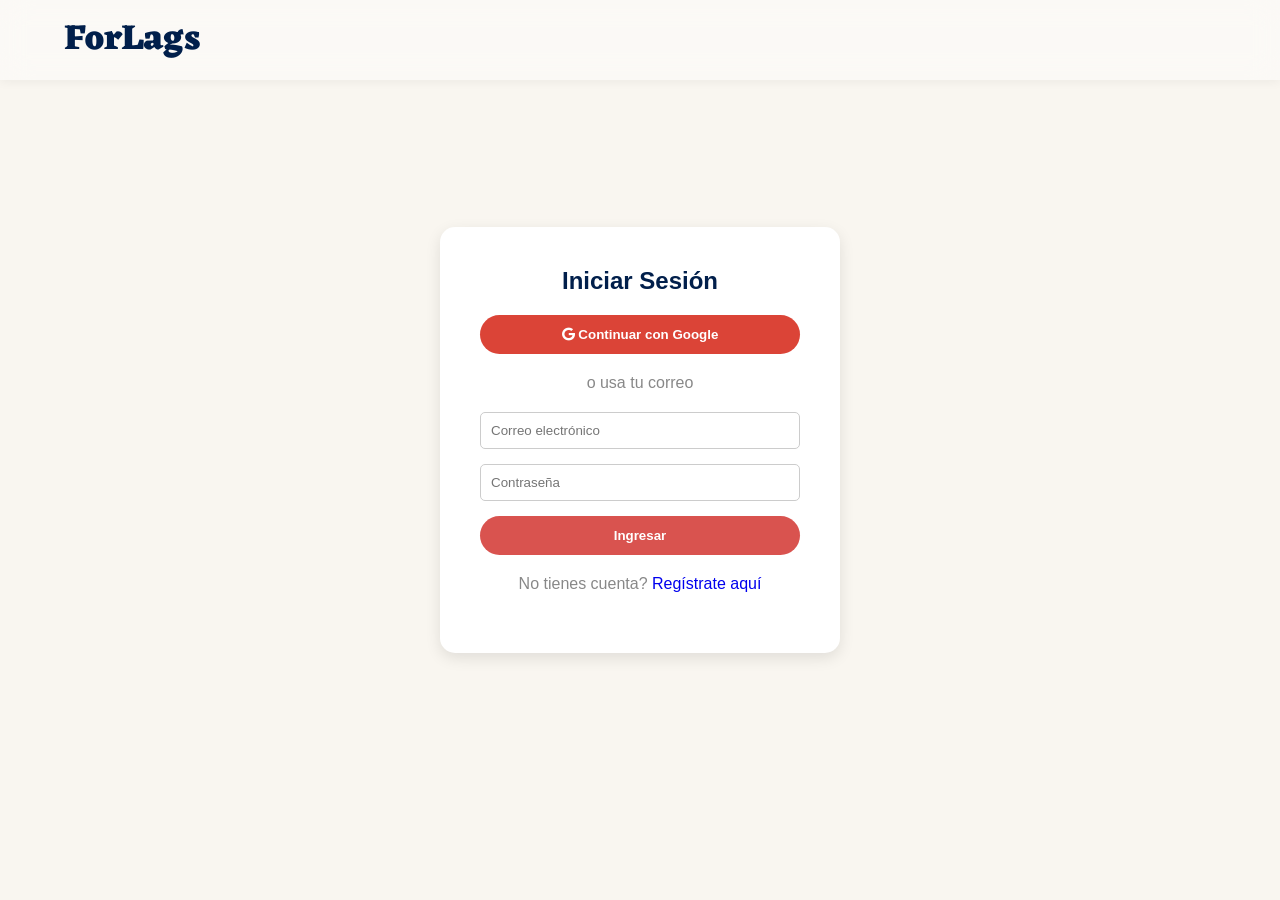
<file: login.html>
<!DOCTYPE html>
<html lang="es">
<head>
    <meta charset="UTF-8">
    <title>ForLags | Iniciar Sesión</title>
    <link rel="stylesheet" href="styles.css">
    <link rel="stylesheet" href="https://cdnjs.cloudflare.com/ajax/libs/font-awesome/6.4.0/css/all.min.css">
</head>
<body>
    <nav class="navbar">
        <a href="index.html" class="logo">ForLags</a>
    </nav>

    <main style="display: flex; justify-content: center; align-items: center; min-height: 80vh;">
        <div style="background: white; padding: 40px; border-radius: 15px; box-shadow: 0 5px 15px rgba(0,0,0,0.1); width: 100%; max-width: 400px; text-align: center;">
            <h2 style="color: var(--azul-oscuro); margin-bottom: 20px;">Iniciar Sesión</h2>
            
            <button class="btn-azul" style="width: 100%; margin-bottom: 20px; background: #DB4437;">
                <i class="fa-brands fa-google"></i> Continuar con Google
            </button>
            
            <p style="margin-bottom: 20px; color: #888;">o usa tu correo</p>

            <form id="loginForm" class="admin-form" onsubmit="procesarLogin(event)">
                <input type="email" id="email" placeholder="Correo electrónico" required>
                <input type="password" id="password" placeholder="Contraseña" required>
                <button type="submit" class="btn-salmon" style="width: 100%;">Ingresar</button>
            </form>
             <p style="margin: 20px; color: #888; size: 10;">No tienes cuenta? <a href="#">Regístrate aquí</a></p>
        </div>
    </main>

    <script>
        function procesarLogin(e) {
            e.preventDefault();
            const email = document.getElementById('email').value;
            const pass = document.getElementById('password').value;

            if(email === 'admin@forlags.com' && pass === 'Falso9') {
                localStorage.setItem('forlags_user', 'Administrador');
                localStorage.setItem('forlags_role', 'admin');
                window.location.href = 'admin.html';
            } else {
                localStorage.setItem('forlags_user', 'Cliente Nuevo');
                localStorage.setItem('forlags_role', 'user');
                window.location.href = 'index.html';
            }
        }
    </script>
</body>
</html>
</file>
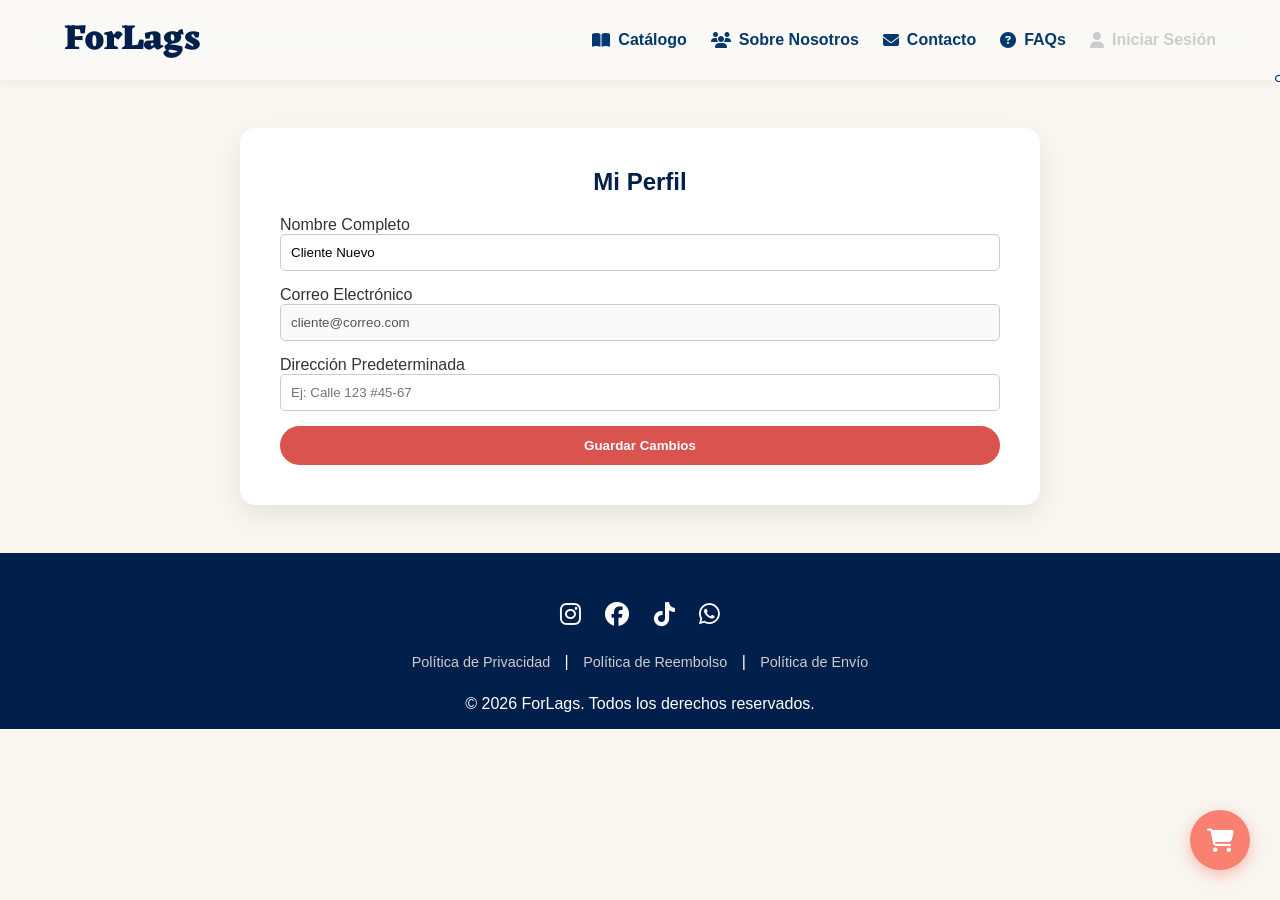
<file: perfil.html>
<!DOCTYPE html>
<html lang="es">
<head>
    <meta charset="UTF-8">
    <meta name="viewport" content="width=device-width, initial-scale=1.0">
    <title>ForLags | Inicio</title>
    <link rel="stylesheet" href="styles.css">
    <link rel="stylesheet" href="https://cdnjs.cloudflare.com/ajax/libs/font-awesome/6.4.0/css/all.min.css">
</head>
<body>

    <!-- NAVBAR -->
    <nav class="navbar">
        <a href="index.html" class="logo">ForLags</a>
        <ul class="nav-links">
            <li><a href="catalogo.html">
            
                    <i class="fa-solid fa-book-open"></i>
                    <i class="fa-solid fa-magnifying-glass" style="position:absolute; bottom:-5px; right:-5px; font-size:0.6em; background:white; border-radius:50%;"></i>
          
                <span>Catálogo</span>
            </a></li>
            <li><a href="sobre-nosotros.html"><i class="fa-solid fa-users"></i> <span>Sobre Nosotros</span></a></li>
            <li><a href="contacto.html"><i class="fa-solid fa-envelope"></i> <span>Contacto</span></a></li>
            <li><a href="faqs.html"><i class="fa-solid fa-circle-question"></i> <span>FAQs</span></a></li>
            
            <!-- Menú de Usuario -->
            <li class="user-menu-container" onclick="toggleUserMenu()">
                <div class="user-icon" id="userIconBtn">
                    <i class="fa-solid fa-user"></i> <span id="userNameDisplay">Iniciar Sesión</span>
                </div>
                <div class="user-dropdown" id="userDropdown">
                    <a href="login.html" id="linkLogin">Ingresar / Registro</a>
                    <a href="perfil.html" id="linkPerfil" style="display:none;">Ver Perfil</a>
                    <a href="admin.html" id="linkAdmin" style="display:none;">Gestionar</a>
                    <a href="#" id="linkLogout" style="display:none;" onclick="cerrarSesion()">Cerrar Sesión</a>
                </div>
            </li>
        </ul>
    </nav>

    <!-- CARRITO -->
    <div class="cart-bubble" onclick="toggleCart()">
        <i class="fa-solid fa-cart-shopping" id="cartIcon"></i>
    </div>
    <div class="cart-drawer" id="cartDrawer">
        <div class="cart-header">
            <h2>Tu Carrito</h2>
            <i class="fa-solid fa-xmark" onclick="toggleCart()"></i>
        </div>
        <div class="cart-body">
            <p>Tu carrito está vacío.</p>
        </div>
        <div class="cart-footer">
            <h3>Total: $0</h3>
            <a href="checkout.html" class="btn-salmon">Pagar ahora</a>
        </div>
    </div>

    <main>
    <div class="floating-card">
        <h2 style="color: var(--azul-oscuro); text-align: center; margin-bottom: 20px;">Mi Perfil</h2>
        <form class="admin-form">
            <label>Nombre Completo</label>
            <input type="text" id="perfilNombre" value="Cliente Nuevo">
            <label>Correo Electrónico</label>
            <input type="email" value="cliente@correo.com" disabled>
            <label>Dirección Predeterminada</label>
            <input type="text" placeholder="Ej: Calle 123 #45-67">
            <button type="button" class="btn-salmon" style="width: 100%;" onclick="alert('Datos actualizados')">Guardar Cambios</button>
        </form>
    </div>
</main>

    <!-- FOOTER -->
    <footer>
        <div class="footer-socials" style="margin-bottom: 1.5rem;">
            <a href="#"><i class="fa-brands fa-instagram"></i></a>
            <a href="#"><i class="fa-brands fa-facebook"></i></a>
            <a href="#"><i class="fa-brands fa-tiktok"></i></a>
            <a href="#"><i class="fa-brands fa-whatsapp"></i></a>
        </div>
        <div class="footer-links" style="margin-bottom: 1.5rem;">
            <a href="#">Política de Privacidad</a> | 
            <a href="#">Política de Reembolso</a> | 
            <a href="#">Política de Envío</a>
        </div>
        <p>&copy; 2026 ForLags. Todos los derechos reservados.</p>
    </footer>

    <!-- SCRIPTS GLOBALES -->
    <script>
        // Carrito
        function toggleCart() { document.getElementById('cartDrawer').classList.toggle('active'); }
        
        // Carrusel
        function scrollCarousel(direction) {
            document.getElementById('carousel').scrollBy({ left: 300 * direction, behavior: 'smooth' });
        }

        // Menú Usuario
        function toggleUserMenu() { document.getElementById('userDropdown').classList.toggle('active'); }

        // Lógica de Sesión
        const usuarioActual = localStorage.getItem('forlags_user');
        const rolActual = localStorage.getItem('forlags_role');

        if (usuarioActual) {
            document.getElementById('userIconBtn').classList.add('logged-in');
            // Mostrar solo el primer nombre
            document.getElementById('userNameDisplay').innerText = usuarioActual.split(' ')[0];
            document.getElementById('linkLogin').style.display = 'none';
            document.getElementById('linkLogout').style.display = 'block';

            if (rolActual === 'admin') {
                document.getElementById('linkAdmin').style.display = 'block';
            } else {
                document.getElementById('linkPerfil').style.display = 'block';
            }
        }

        function cerrarSesion() {
            localStorage.removeItem('forlags_user');
            localStorage.removeItem('forlags_role');
            window.location.href = 'index.html';
        }
    </script>
</body>
</html>
</file>
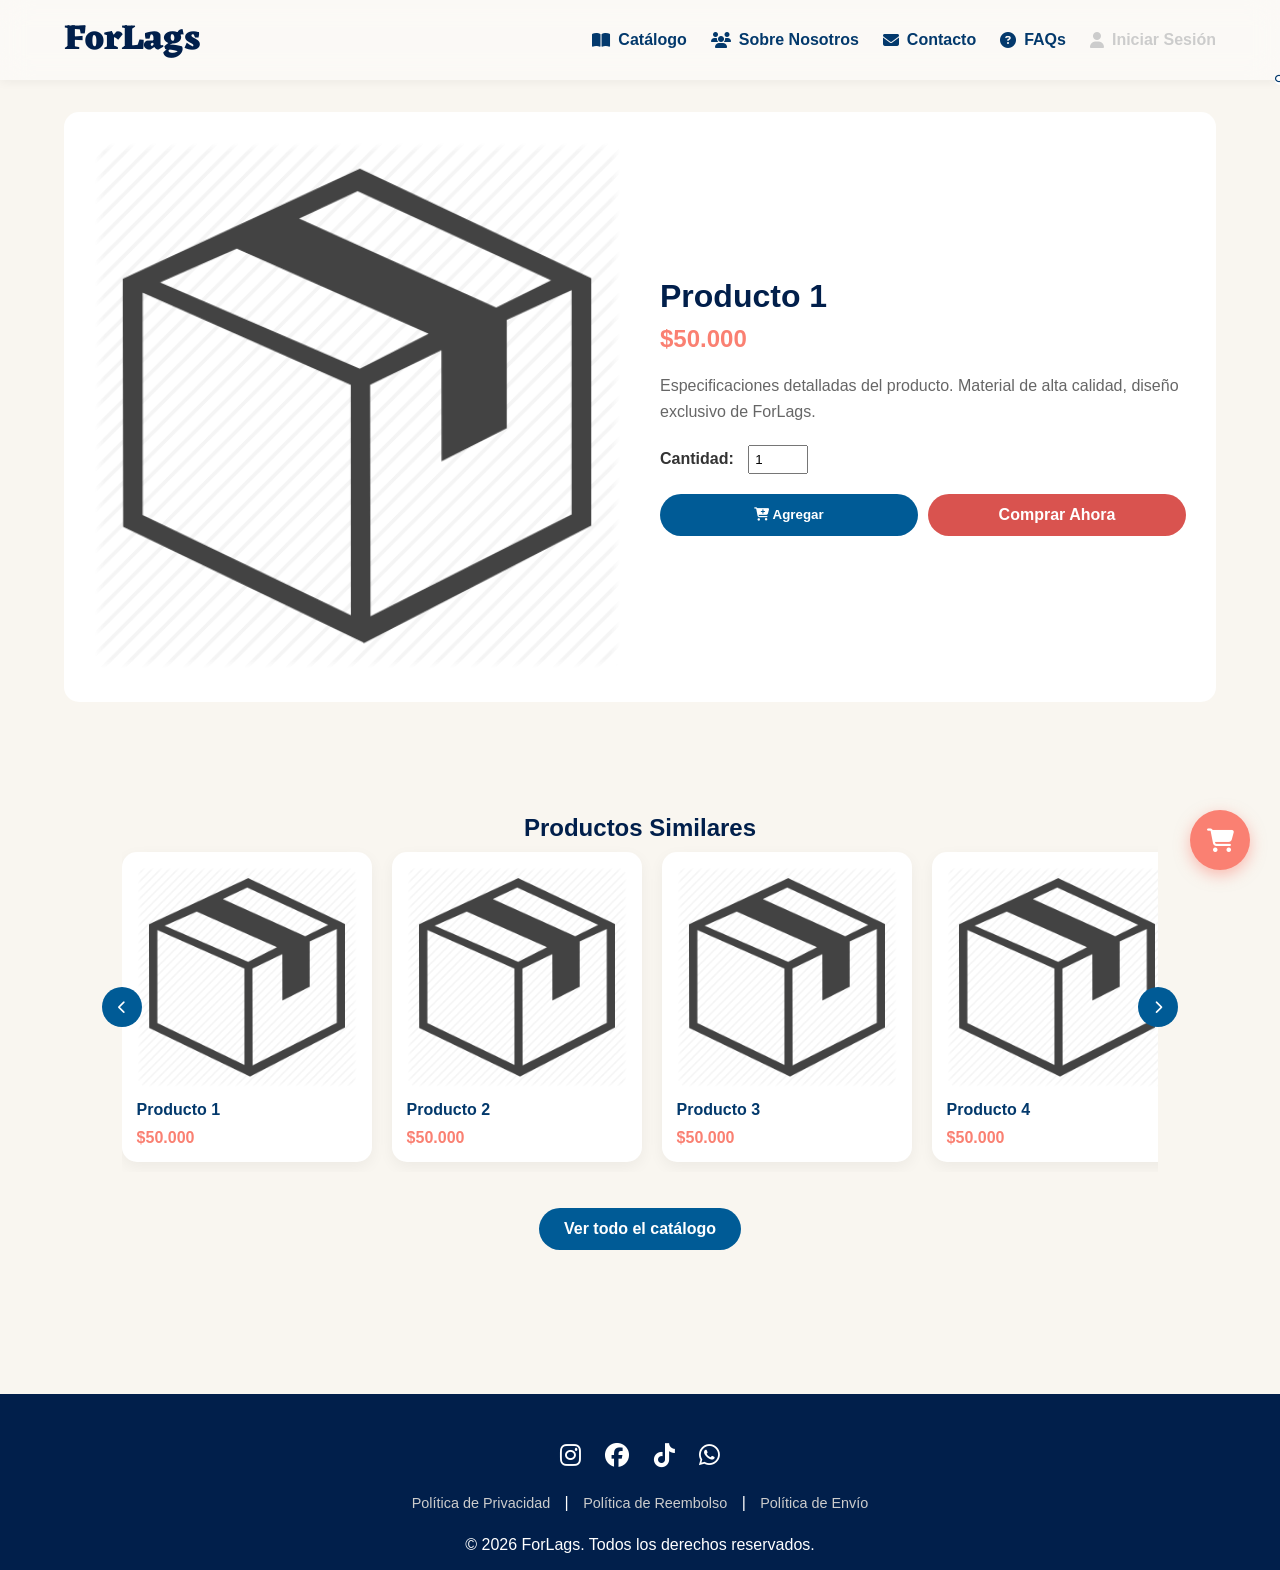
<file: producto.html>
<!DOCTYPE html>
<html lang="es">
<head>
    <meta charset="UTF-8">
    <title>ForLags | Producto</title>
    <link rel="stylesheet" href="styles.css">
    <link rel="stylesheet" href="https://cdnjs.cloudflare.com/ajax/libs/font-awesome/6.4.0/css/all.min.css">
</head>
<body>
     <!-- NAVBAR -->
    <nav class="navbar">
        <a href="index.html" class="logo">ForLags</a>
        <ul class="nav-links">
            <li><a href="catalogo.html">

                    <i class="fa-solid fa-book-open"></i>
                    <i class="fa-solid fa-magnifying-glass" style="position:absolute; bottom:-5px; right:-5px; font-size:0.6em; background:white; border-radius:50%;"></i>
                
                <span>Catálogo</span>
            </a></li>
            <li><a href="sobre-nosotros.html"><i class="fa-solid fa-users"></i> <span>Sobre Nosotros</span></a></li>
            <li><a href="contacto.html"><i class="fa-solid fa-envelope"></i> <span>Contacto</span></a></li>
            <li><a href="faqs.html"><i class="fa-solid fa-circle-question"></i> <span>FAQs</span></a></li>
            
            <!-- Menú de Usuario -->
            <li class="user-menu-container" onclick="toggleUserMenu()">
                <div class="user-icon" id="userIconBtn">
                    <i class="fa-solid fa-user"></i> <span id="userNameDisplay">Iniciar Sesión</span>
                </div>
                <div class="user-dropdown" id="userDropdown">
                    <a href="login.html" id="linkLogin">Ingresar / Registro</a>
                    <a href="perfil.html" id="linkPerfil" style="display:none;">Ver Perfil</a>
                    <a href="admin.html" id="linkAdmin" style="display:none;">Gestionar</a>
                    <a href="#" id="linkLogout" style="display:none;" onclick="cerrarSesion()">Cerrar Sesión</a>
                </div>
            </li>
        </ul>
    </nav>

    <!-- CARRITO -->
    <div class="cart-bubble" onclick="toggleCart()">
        <i class="fa-solid fa-cart-shopping" id="cartIcon"></i>
    </div>
    <div class="cart-drawer" id="cartDrawer">
        <div class="cart-header">
            <h2>Tu Carrito</h2>
            <i class="fa-solid fa-xmark" onclick="toggleCart()"></i>
        </div>
        <div class="cart-body">
            <p>Tu carrito está vacío.</p>
        </div>
        <div class="cart-footer">
            <h3>Total: $0</h3>
            <a href="checkout.html" class="btn-salmon">Pagar ahora</a>
        </div>
    </div>

    <main style="padding: 2rem 5%;">
        <div style="display: flex; flex-wrap: wrap; gap: 40px; background: white; padding: 30px; border-radius: 15px;">
            <div style="flex: 1; min-width: 300px;">
                <img src="product.png" style="width: 100%; border-radius: 10px;">
            </div>
            <div style="flex: 1; min-width: 300px; display: flex; flex-direction: column; justify-content: center;">
                <h1 style="color: var(--azul-oscuro); margin-bottom: 10px;">Producto 1</h1>
                <h2 style="color: var(--salmon); margin-bottom: 20px;">$50.000</h2>
                <p style="color: #666; margin-bottom: 20px; line-height: 1.6;">Especificaciones detalladas del producto. Material de alta calidad, diseño exclusivo de ForLags.</p>
                
                <div style="margin-bottom: 20px;">
                    <label style="font-weight: bold;">Cantidad:</label>
                    <input type="number" value="1" min="1" style="width: 60px; padding: 5px; margin-left: 10px;">
                </div>
                
                <div style="display: flex; gap: 10px;">
                    <button class="btn-azul" style="flex: 1;"><i class="fa-solid fa-cart-plus"></i> Agregar</button>
                    <a href="checkout.html" class="btn-salmon" style="flex: 1;">Comprar Ahora</a>
                </div>
            </div>
        </div>

                <!-- ON FIRE -->
        <section class="on-fire">
            <h2 style="color: var(--azul-oscuro); margin-top: 3rem; text-align: center;">Productos Similares</h2>
            <div class="carousel-wrapper">
                <button class="scroll-btn left" onclick="scrollCarousel(-1)"><i class="fa-solid fa-chevron-left"></i></button>
                <div class="carousel" id="carousel">
                    <!-- Productos Genéricos -->
                    <div class="product-card">
                        <img src="product.png" alt="Producto">
                        <h4 style="color: var(--azul-medio); margin: 10px 0;">Producto 1</h4>
                        <p style="color: var(--salmon); font-weight: bold;">$50.000</p>
                    </div>
                    <div class="product-card">
                        <img src="product.png" alt="Producto">
                        <h4 style="color: var(--azul-medio); margin: 10px 0;">Producto 2</h4>
                        <p style="color: var(--salmon); font-weight: bold;">$50.000</p>
                    </div>
                    <div class="product-card">
                        <img src="product.png" alt="Producto">
                        <h4 style="color: var(--azul-medio); margin: 10px 0;">Producto 3</h4>
                        <p style="color: var(--salmon); font-weight: bold;">$50.000</p>
                    </div>
                    <div class="product-card">
                        <img src="product.png" alt="Producto">
                        <h4 style="color: var(--azul-medio); margin: 10px 0;">Producto 4</h4>
                        <p style="color: var(--salmon); font-weight: bold;">$50.000</p>
                    </div>
                    <div class="product-card">
                        <img src="product.png" alt="Producto">
                        <h4 style="color: var(--azul-medio); margin: 10px 0;">Producto 5</h4>
                        <p style="color: var(--salmon); font-weight: bold;">$50.000</p>
                    </div>
                </div>
                <button class="scroll-btn right" onclick="scrollCarousel(1)"><i class="fa-solid fa-chevron-right"></i></button>
            </div>
            <br><br>
            <a href="catalogo.html" class="btn-azul">Ver todo el catálogo</a>
        </section>
    </main>

        <!-- FOOTER -->
    <footer>
        <div class="footer-socials" style="margin-bottom: 1.5rem;">
            <a href="#"><i class="fa-brands fa-instagram"></i></a>
            <a href="#"><i class="fa-brands fa-facebook"></i></a>
            <a href="#"><i class="fa-brands fa-tiktok"></i></a>
            <a href="#"><i class="fa-brands fa-whatsapp"></i></a>
        </div>
        <div class="footer-links" style="margin-bottom: 1.5rem;">
            <a href="#">Política de Privacidad</a> | 
            <a href="#">Política de Reembolso</a> | 
            <a href="#">Política de Envío</a>
        </div>
        <p>&copy; 2026 ForLags. Todos los derechos reservados.</p>
    </footer>

    <!-- SCRIPTS GLOBALES -->
    <script>
        // Carrito
        function toggleCart() { document.getElementById('cartDrawer').classList.toggle('active'); }
        
        // Carrusel
        function scrollCarousel(direction) {
            document.getElementById('carousel').scrollBy({ left: 300 * direction, behavior: 'smooth' });
        }

        // Menú Usuario
        function toggleUserMenu() { document.getElementById('userDropdown').classList.toggle('active'); }

        // Lógica de Sesión
        const usuarioActual = localStorage.getItem('forlags_user');
        const rolActual = localStorage.getItem('forlags_role');

        if (usuarioActual) {
            document.getElementById('userIconBtn').classList.add('logged-in');
            // Mostrar solo el primer nombre
            document.getElementById('userNameDisplay').innerText = usuarioActual.split(' ')[0];
            document.getElementById('linkLogin').style.display = 'none';
            document.getElementById('linkLogout').style.display = 'block';

            if (rolActual === 'admin') {
                document.getElementById('linkAdmin').style.display = 'block';
            } else {
                document.getElementById('linkPerfil').style.display = 'block';
            }
        }

        function cerrarSesion() {
            localStorage.removeItem('forlags_user');
            localStorage.removeItem('forlags_role');
            window.location.href = 'index.html';
        }
    </script>
</body>
</html>
</file>
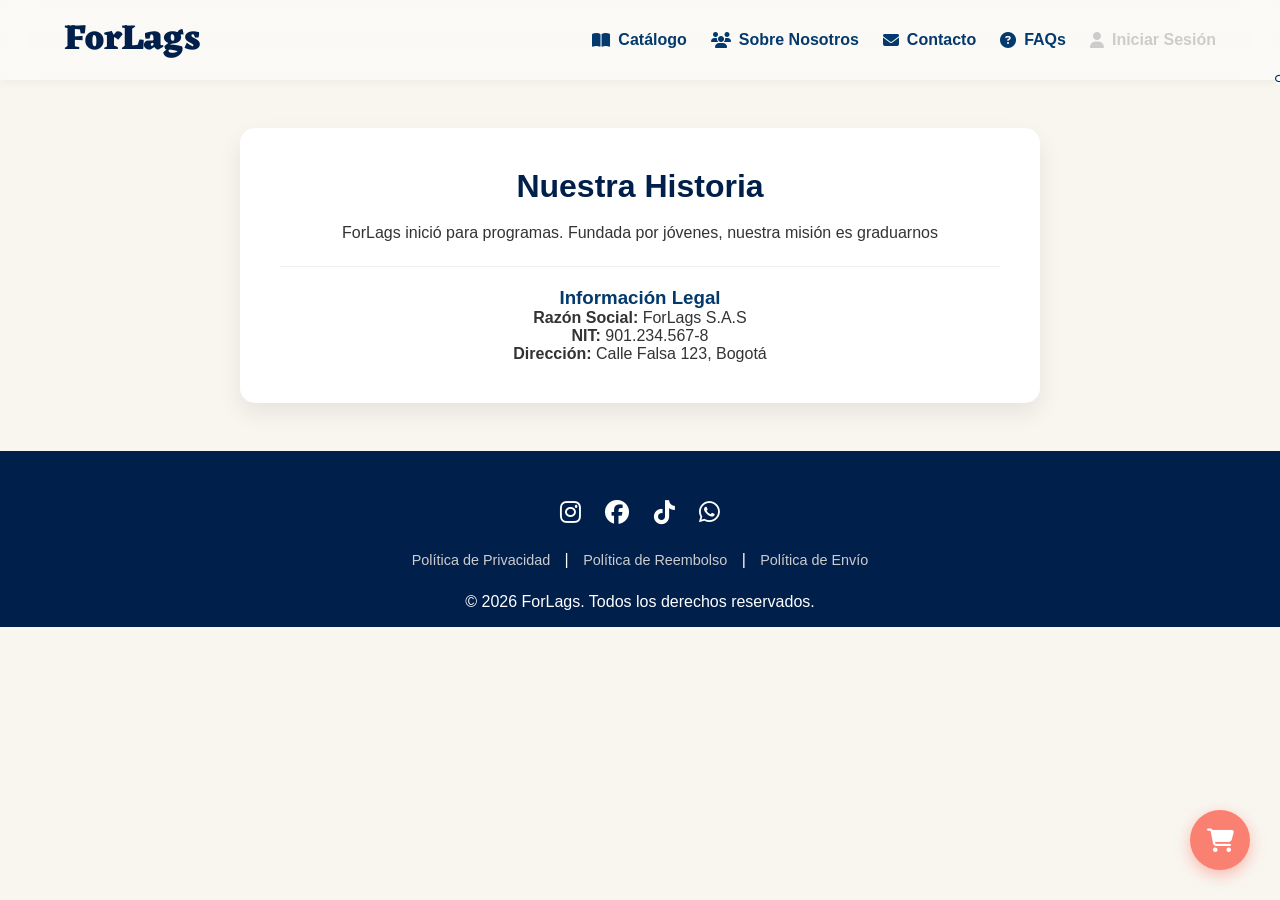
<file: sobre-nosotros.html>
<!DOCTYPE html>
<html lang="es">
<head>
    <meta charset="UTF-8">
    <meta name="viewport" content="width=device-width, initial-scale=1.0">
    <title>ForLags | Inicio</title>
    <link rel="stylesheet" href="styles.css">
    <link rel="stylesheet" href="https://cdnjs.cloudflare.com/ajax/libs/font-awesome/6.4.0/css/all.min.css">
</head>
<body>

    <!-- NAVBAR -->
    <nav class="navbar">
        <a href="index.html" class="logo">ForLags</a>
        <ul class="nav-links">
            <li><a href="catalogo.html">
          
                    <i class="fa-solid fa-book-open"></i>
                    <i class="fa-solid fa-magnifying-glass" style="position:absolute; bottom:-5px; right:-5px; font-size:0.6em; background:white; border-radius:50%;"></i>
              
                <span>Catálogo</span>
            </a></li>
            <li><a href="sobre-nosotros.html"><i class="fa-solid fa-users"></i> <span>Sobre Nosotros</span></a></li>
            <li><a href="contacto.html"><i class="fa-solid fa-envelope"></i> <span>Contacto</span></a></li>
            <li><a href="faqs.html"><i class="fa-solid fa-circle-question"></i> <span>FAQs</span></a></li>
            
            <!-- Menú de Usuario -->
            <li class="user-menu-container" onclick="toggleUserMenu()">
                <div class="user-icon" id="userIconBtn">
                    <i class="fa-solid fa-user"></i> <span id="userNameDisplay">Iniciar Sesión</span>
                </div>
                <div class="user-dropdown" id="userDropdown">
                    <a href="login.html" id="linkLogin">Ingresar / Registro</a>
                    <a href="perfil.html" id="linkPerfil" style="display:none;">Ver Perfil</a>
                    <a href="admin.html" id="linkAdmin" style="display:none;">Gestionar</a>
                    <a href="#" id="linkLogout" style="display:none;" onclick="cerrarSesion()">Cerrar Sesión</a>
                </div>
            </li>
        </ul>
    </nav>

    <!-- CARRITO -->
    <div class="cart-bubble" onclick="toggleCart()">
        <i class="fa-solid fa-cart-shopping" id="cartIcon"></i>
    </div>
    <div class="cart-drawer" id="cartDrawer">
        <div class="cart-header">
            <h2>Tu Carrito</h2>
            <i class="fa-solid fa-xmark" onclick="toggleCart()"></i>
        </div>
        <div class="cart-body">
            <p>Tu carrito está vacío.</p>
        </div>
        <div class="cart-footer">
            <h3>Total: $0</h3>
            <a href="checkout.html" class="btn-salmon">Pagar ahora</a>
        </div>
    </div>

<main>
    <div class="floating-card" style="text-align: center;">
        <h1 style="color: var(--azul-oscuro); margin-bottom: 15px;">Nuestra Historia</h1>
        <p style="line-height: 1.6; margin-bottom: 15px;">ForLags inició para programas. Fundada por jóvenes, nuestra misión es graduarnos</p>
        <hr style="border: 0; border-top: 1px solid #eee; margin: 20px 0;">
        <h3 style="color: var(--azul-medio);">Información Legal</h3>
        <p><strong>Razón Social:</strong> ForLags S.A.S</p>
        <p><strong>NIT:</strong> 901.234.567-8</p>
        <p><strong>Dirección:</strong> Calle Falsa 123, Bogotá</p>
    </div>
</main>

    <!-- FOOTER -->
    <footer>
        <div class="footer-socials" style="margin-bottom: 1.5rem;">
            <a href="#"><i class="fa-brands fa-instagram"></i></a>
            <a href="#"><i class="fa-brands fa-facebook"></i></a>
            <a href="#"><i class="fa-brands fa-tiktok"></i></a>
            <a href="#"><i class="fa-brands fa-whatsapp"></i></a>
        </div>
        <div class="footer-links" style="margin-bottom: 1.5rem;">
            <a href="#">Política de Privacidad</a> | 
            <a href="#">Política de Reembolso</a> | 
            <a href="#">Política de Envío</a>
        </div>
        <p>&copy; 2026 ForLags. Todos los derechos reservados.</p>
    </footer>

    <!-- SCRIPTS GLOBALES -->
    <script>
        // Carrito
        function toggleCart() { document.getElementById('cartDrawer').classList.toggle('active'); }
        
        // Carrusel
        function scrollCarousel(direction) {
            document.getElementById('carousel').scrollBy({ left: 300 * direction, behavior: 'smooth' });
        }

        // Menú Usuario
        function toggleUserMenu() { document.getElementById('userDropdown').classList.toggle('active'); }

        // Lógica de Sesión
        const usuarioActual = localStorage.getItem('forlags_user');
        const rolActual = localStorage.getItem('forlags_role');

        if (usuarioActual) {
            document.getElementById('userIconBtn').classList.add('logged-in');
            // Mostrar solo el primer nombre
            document.getElementById('userNameDisplay').innerText = usuarioActual.split(' ')[0];
            document.getElementById('linkLogin').style.display = 'none';
            document.getElementById('linkLogout').style.display = 'block';

            if (rolActual === 'admin') {
                document.getElementById('linkAdmin').style.display = 'block';
            } else {
                document.getElementById('linkPerfil').style.display = 'block';
            }
        }

        function cerrarSesion() {
            localStorage.removeItem('forlags_user');
            localStorage.removeItem('forlags_role');
            window.location.href = 'index.html';
        }
    </script>
</body>
</html>
</file>
<file: styles.css>
@import url('https://fonts.googleapis.com/css2?family=Eczar:wght@600;800&family=Segoe+UI:wght@400;600&display=swap');



/* ================= VARIABLES ================= */
:root {
    --bg-hueso: #F9F6F0;
    --azul-oscuro: #011F4B;
    --azul-medio: #03396C;
    --azul-claro: #005B96;
    --salmon: #FA8072;
    --salmon-hover: #E9967A;
    --blanco: #FFFFFF;
    --texto-oscuro: #333333;
    --verde-sesion: #28a745;
}

* { margin: 0; padding: 0; box-sizing: border-box; font-family: 'Segoe UI', sans-serif; }
body { background-color: var(--bg-hueso); color: var(--texto-oscuro); padding-top: 80px; }
a { text-decoration: none; }
ul { list-style: none; }

/* ================= BOTONES ================= */
.btn-salmon, .btn-azul, .btn-verde {
    display: inline-block; padding: 12px 25px; border-radius: 25px; color: var(--blanco);
    font-weight: bold; cursor: pointer; border: none; transition: 0.3s; text-align: center;
}
.btn-salmon { background-color: #d9534f; }
.btn-salmon:hover { background-color: #943c38; }
.btn-azul { background-color: var(--azul-claro); }
.btn-azul:hover { background-color: var(--azul-medio); }
.btn-verde { background-color: #25D366; }
.btn-verde:hover { background-color: #087a2ec7; }

/* ================= NAVBAR ================= */
.navbar {
    position: fixed; top: 0; left: 0; width: 100%; height: 80px;
    background: rgba(255, 255, 255, 0.4); /* Menos opaca */
    backdrop-filter: blur(15px);
    display: flex; justify-content: space-between; align-items: center;
    padding: 0 5%; z-index: 1000; box-shadow: 0 2px 10px rgba(0,0,0,0.05);
}
.logo { font-family: 'Eczar', serif; font-size: 2.2rem; font-weight: 800; color: var(--azul-oscuro); }
.nav-links { display: flex; gap: 1.5rem; align-items: center; }
.nav-links a { color: var(--azul-medio); font-weight: 600; display: flex; align-items: center; gap: 8px; transition: 0.3s; }
.nav-links a:hover { color: var(--salmon); }

/* Menú de Usuario */
.user-menu-container { position: relative; cursor: pointer; }
.user-icon { display: flex; align-items: center; gap: 8px; color: #ccc; font-weight: bold; transition: 0.3s; }
.user-icon.logged-in { color: var(--verde-sesion); }
.user-dropdown {
    position: absolute; top: 40px; right: 0; background: var(--blanco);
    box-shadow: 0 5px 15px rgba(0,0,0,0.1); border-radius: 10px;
    display: none; flex-direction: column; min-width: 150px; overflow: hidden;
}
.user-dropdown.active { display: flex; }
.user-dropdown a { padding: 12px 15px; color: var(--texto-oscuro); border-bottom: 1px solid #eee; font-size: 0.9rem; }
.user-dropdown a:hover { background: var(--bg-hueso); color: var(--salmon); }

/* ================= CARRITO ================= */
.cart-bubble {
    position: fixed; bottom: 30px; right: 30px; width: 60px; height: 60px;
    background-color: var(--salmon); color: var(--blanco); border-radius: 50%;
    display: flex; justify-content: center; align-items: center; font-size: 1.5rem;
    box-shadow: 0 5px 15px rgba(250, 128, 114, 0.5); cursor: pointer; z-index: 999; transition: 0.3s;
}
.cart-bubble:hover { transform: scale(1.1); }
.cart-drawer {
    position: fixed; top: 0; right: -100%; width: 400px; height: 100vh;
    background-color: var(--blanco); box-shadow: -5px 0 20px rgba(0,0,0,0.15);
    z-index: 1001; transition: right 0.4s ease; display: flex; flex-direction: column;
}
.cart-drawer.active { right: 0; }
.cart-header { padding: 20px; background-color: var(--azul-oscuro); color: var(--blanco); display: flex; justify-content: space-between; align-items: center; }
.cart-header i { cursor: pointer; font-size: 1.5rem; }
.cart-body { flex: 1; padding: 20px; overflow-y: auto; }
.cart-footer { padding: 20px; border-top: 1px solid #eee; text-align: center; }

/* ================= HERO (Inicio) ================= */
.hero {
    min-height: calc(100vh - 80px);
    display: flex; flex-direction: column; justify-content: center; align-items: center;
    text-align: center; padding: 20px;
    background: linear-gradient(rgba(0, 0, 0, 0.5), rgba(0,0,0,0.5)), url(prgms.jpg);
}

.hero h1 { font-family: 'Eczar', serif; font-size: 4rem; color: #ffffff; margin-bottom: 10px;}
.hero p { font-size: 1.5rem; color: #cfd0d6c7; margin-bottom: 50px; }

/* ================= ON FIRE (Carrusel) ================= */
.on-fire { padding: 4rem 5%; text-align: center; }
.carousel-wrapper { position: relative; display: flex; align-items: center; }
.carousel { display: flex; overflow-x: auto; scroll-behavior: smooth; scroll-snap-type: x mandatory; gap: 20px; padding: 10px 0; }
.carousel::-webkit-scrollbar { display: none; }
.product-card { min-width: 250px; background: var(--blanco); border-radius: 15px; padding: 15px; box-shadow: 0 5px 15px rgba(0,0,0,0.05); scroll-snap-align: start; text-align: left; }
.product-card img { width: 100%; border-radius: 10px; }
.scroll-btn { background: var(--azul-claro); color: white; border: none; border-radius: 50%; width: 40px; height: 40px; cursor: pointer; position: absolute; z-index: 10; }
.scroll-btn.left { left: -20px; }
.scroll-btn.right { right: -20px; }

/* ================= TARJETAS FLOTANTES ================= */
.floating-card { background-color: var(--blanco); border-radius: 15px; box-shadow: 0 10px 25px rgba(0,0,0,0.08); padding: 2.5rem; margin: 3rem auto; max-width: 800px; width: 90%; }

/* ================= ADMIN DASHBOARD ================= */
.admin-layout { display: flex; min-height: calc(100vh - 80px); }
.admin-sidebar { width: 250px; background: var(--azul-oscuro); color: var(--blanco); display: flex; flex-direction: column; padding-top: 20px; }
.admin-sidebar h3 { text-align: center; margin-bottom: 20px; font-family: 'Eczar', serif; color: var(--salmon); }
.admin-sidebar button { background: none; border: none; color: var(--blanco); padding: 15px 20px; text-align: left; font-size: 1.1rem; cursor: pointer; transition: 0.3s; display: flex; align-items: center; gap: 10px; }
.admin-sidebar button:hover, .admin-sidebar button.active { background: var(--azul-medio); border-left: 4px solid var(--salmon); }
.admin-sidebar .logout-btn { margin-top: auto; background: #d9534f; }
.admin-content { flex: 1; padding: 30px; background: var(--bg-hueso); overflow-y: auto; }
.admin-section { display: none; background: var(--blanco); padding: 20px; border-radius: 15px; box-shadow: 0 5px 15px rgba(0,0,0,0.05); }
.admin-section.active { display: block; }
.admin-form input, .admin-form textarea, .admin-form select { width: 100%; padding: 10px; margin-bottom: 15px; border: 1px solid #ccc; border-radius: 5px; }
.admin-table { width: 100%; border-collapse: collapse; margin-top: 20px; }
.admin-table th, .admin-table td { padding: 12px; text-align: left; border-bottom: 1px solid #eee; }
.admin-table th { background: var(--azul-oscuro); color: white; }

/* ================= FOOTER ================= */
footer { background-color: var(--azul-oscuro); color: var(--blanco); padding: 3rem 5% 1rem; text-align: center; margin-top: 3rem; }
.footer-socials a { color: var(--blanco); margin: 0 10px; font-size: 1.5rem; transition: 0.3s; }
.footer-socials a:hover { color: var(--salmon); }
.footer-links a { color: #ccc; margin: 0 10px; font-size: 0.9rem; }

/* ================= RESPONSIVE ================= */
@media (max-width: 768px) {
    .nav-links span { display: none; }
    .cart-drawer { width: 100%; }
    .scroll-btn { display: none; }
    .admin-layout { flex-direction: column; }
    .admin-sidebar { width: 100%; height: auto; }
}
</file>
